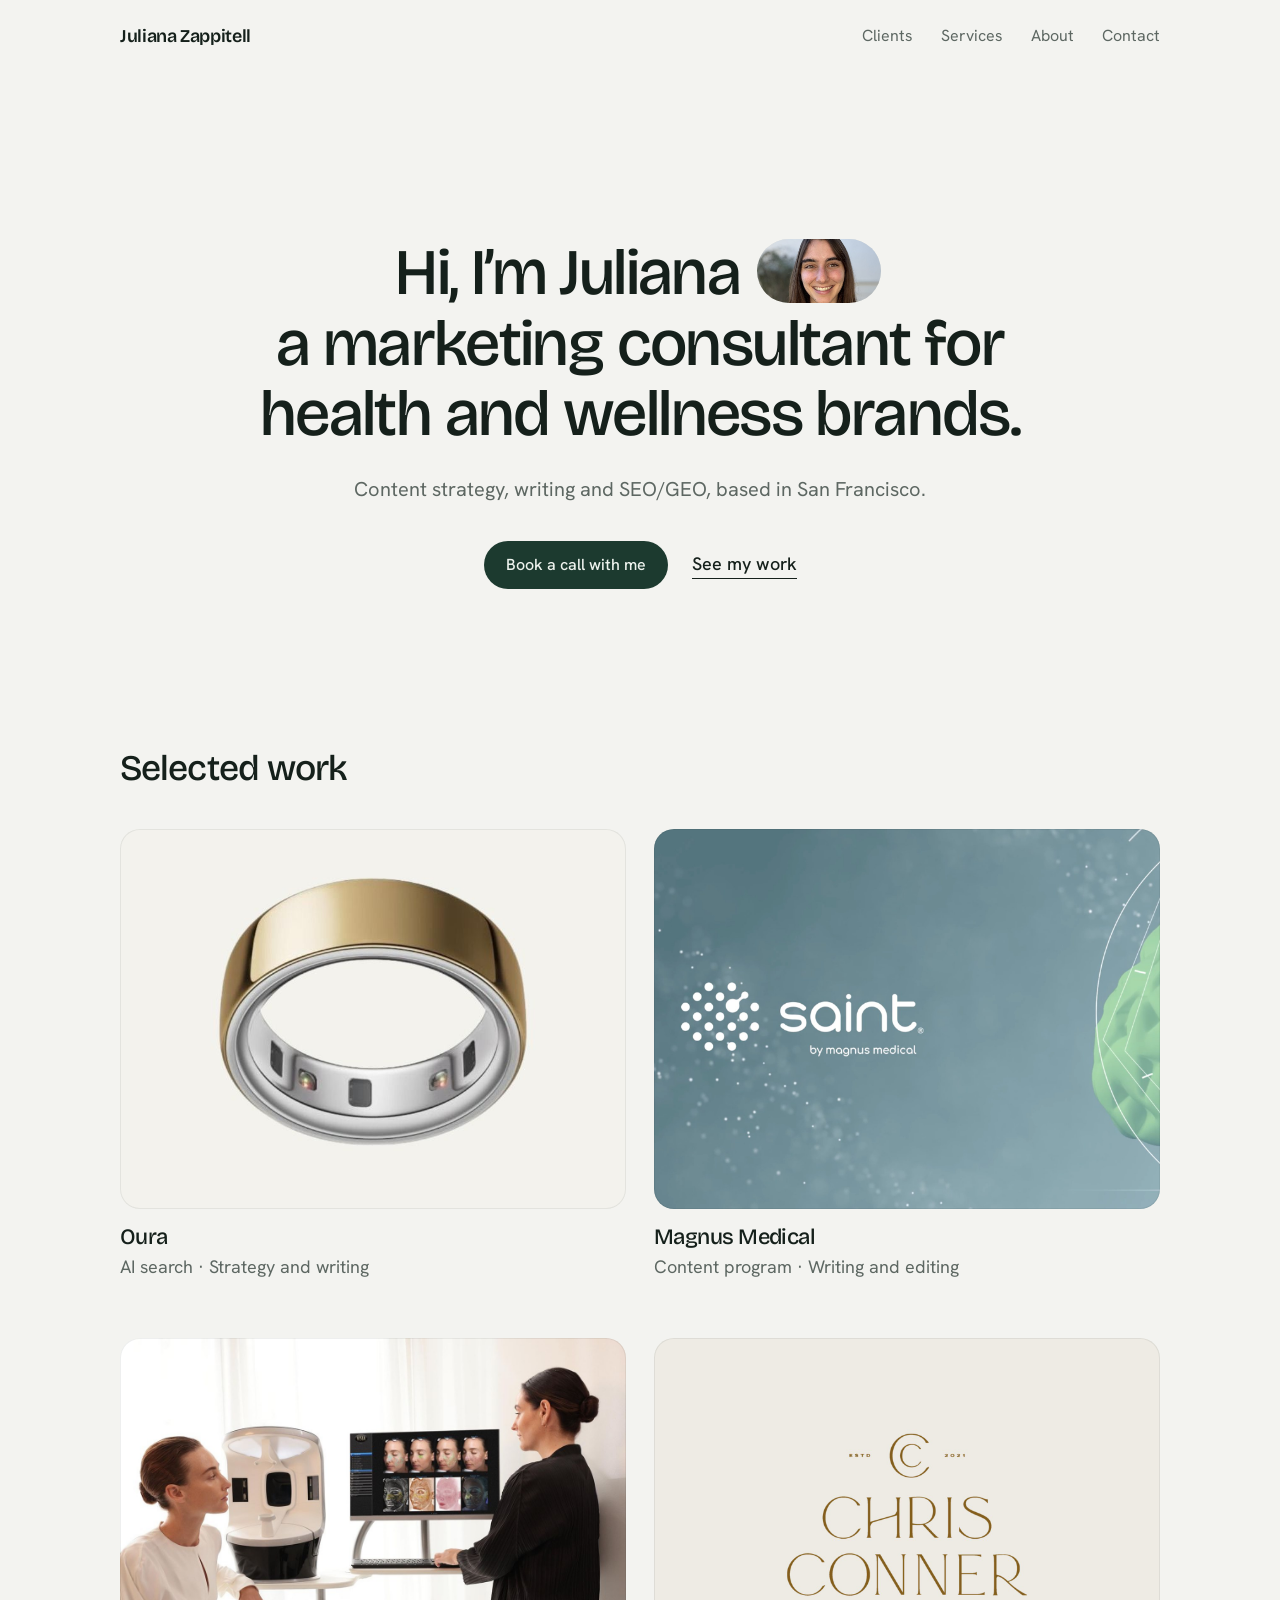
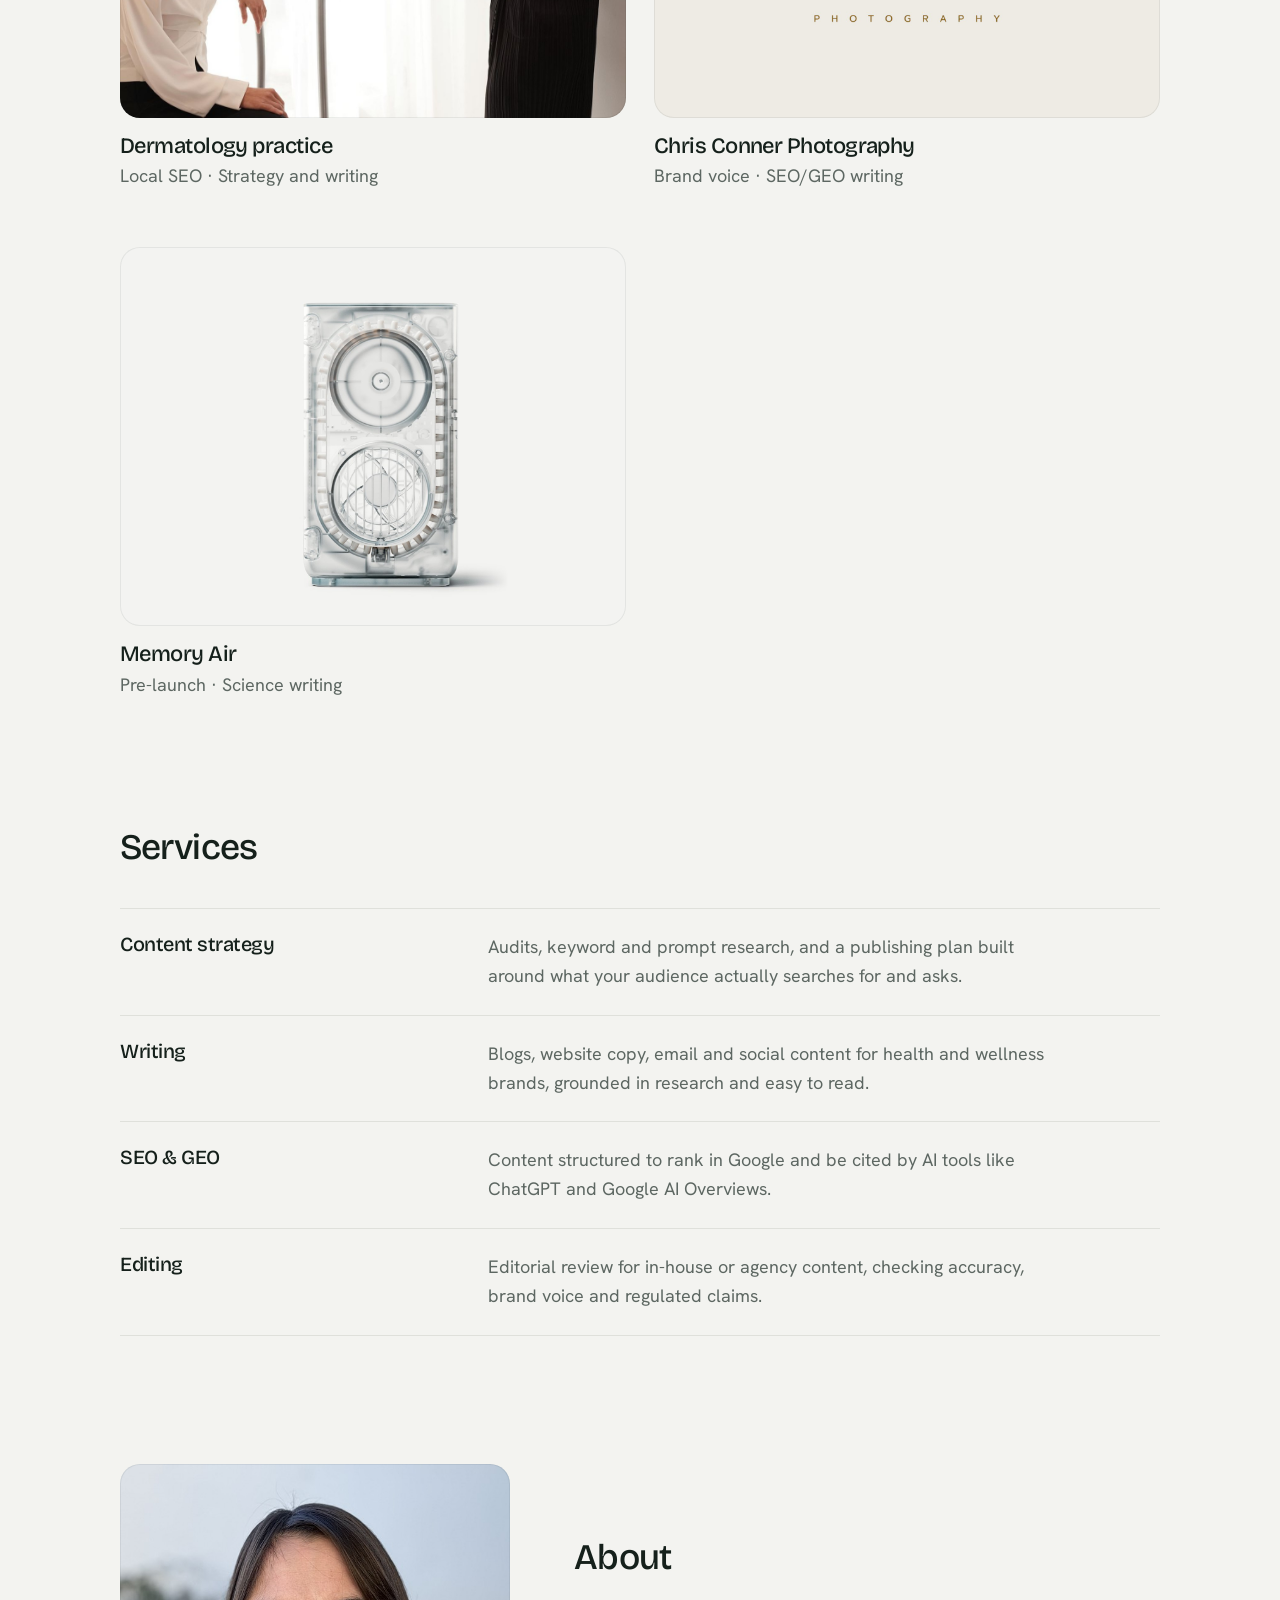
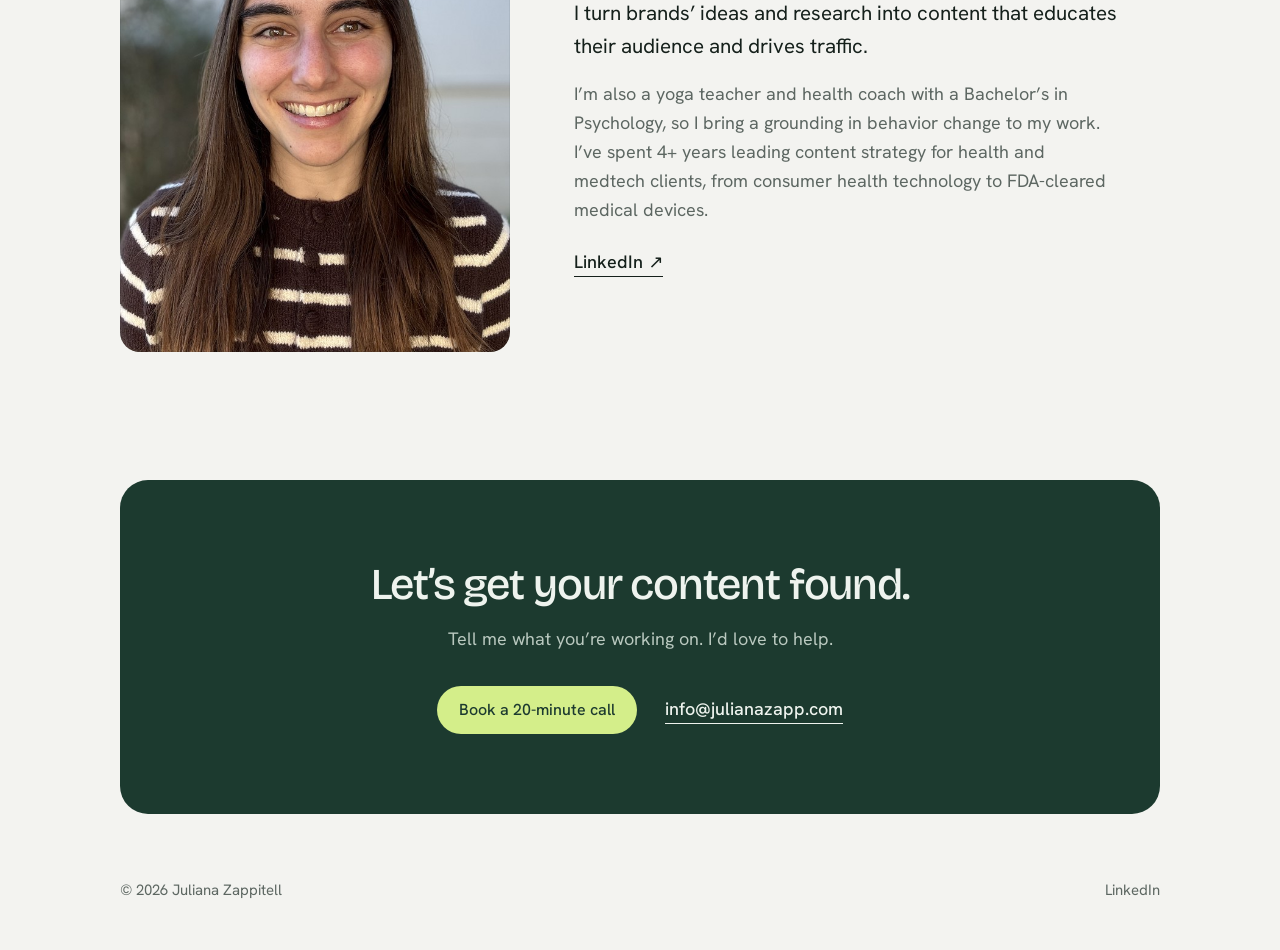
<file: index.html>
<!doctype html>
<html lang="en">
<head>
  <meta charset="utf-8">
  <script>document.documentElement.classList.add("js")</script>
  <meta name="viewport" content="width=device-width, initial-scale=1">
  <title>Juliana Zappitell — Freelance Marketing Consultant</title>
  <meta name="description" content="Freelance marketing consultant specializing in content strategy, writing, and SEO/GEO for health and wellness brands.">
  <meta property="og:type" content="website">
  <meta property="og:site_name" content="Juliana Zappitell">
  <meta property="og:title" content="Juliana Zappitell — Freelance Marketing Consultant">
  <meta property="og:description" content="Freelance marketing consultant specializing in content strategy, writing, and SEO/GEO for health and wellness brands.">
  <meta property="og:url" content="https://juliana-portfolio-claude.vercel.app/">
  <meta property="og:image" content="https://juliana-portfolio-claude.vercel.app/assets/og.jpg">
  <meta property="og:image:width" content="1200">
  <meta property="og:image:height" content="630">
  <meta property="og:image:alt" content="Juliana Zappitell, marketing for health and wellness brands: content strategy, writing and SEO/GEO">
  <meta name="twitter:card" content="summary_large_image">
  <link rel="icon" type="image/png" href="assets/icon.png">
  <link rel="apple-touch-icon" href="assets/apple-touch-icon.png">
  <link rel="preconnect" href="https://fonts.googleapis.com">
  <link rel="preconnect" href="https://fonts.gstatic.com" crossorigin>
  <link href="https://fonts.googleapis.com/css2?family=Bricolage+Grotesque:opsz,wght@12..96,400..600&family=Hanken+Grotesk:wght@400;500;600&display=swap" rel="stylesheet">
  <link rel="stylesheet" href="assets/styles.css">
  <script src="assets/motion.js" defer></script>
</head>
<body>

<header class="site-header">
  <div class="wrap">
    <a class="brand" href="index.html">Juliana Zappitell</a>
    <nav class="nav" aria-label="Main">
      <a href="#clients">Clients</a>
      <a href="#services">Services</a>
      <a href="#about">About</a>
      <a href="#contact">Contact</a>
    </nav>
  </div>
</header>

<main>

  <section class="intro">
    <div class="wrap intro-center">
      <h1>Hi, I’m Juliana <span class="face"><img src="assets/images/juliana-face.jpg" alt=""></span><br class="br-wide"> a marketing consultant for health and<br class="br-phone"> wellness brands.</h1>
      <p>Content strategy, writing and SEO/GEO, based in San Francisco.</p>
      <div class="actions">
        <a class="btn btn-dark" href="https://calendar.google.com/calendar/u/0/appointments/schedules/AcZssZ27T4COtF2nbGoraBiCLGS4yp9hdR69q6lhbpH_mm5a-IczNts8lnz9Mj8BwfSWI9mQRly-caDK" target="_blank" rel="noopener">Book a call with me</a>
        <a class="text-link" href="#clients">See my work</a>
      </div>
    </div>
  </section>

  <!-- Work: add photos to assets/images/ using the file names below -->
  <section class="section" id="clients">
    <div class="wrap">
      <h2>Selected work</h2>
      <div class="work-grid">

        <a class="project" href="work/oura.html">
          <div class="media crop-ring">
            <img src="assets/images/oura.jpg" alt="Gold Oura smart ring on an off-white background" onerror="this.remove()">
            <span>Image: Oura</span>
          </div>
          <div class="info">
            <h3>Oura</h3>
            <p>AI search · Strategy and writing</p>
          </div>
        </a>

        <a class="project" href="work/magnus-medical.html">
          <div class="media">
            <img src="assets/images/magnus-medical.jpg" alt="SAINT by Magnus Medical logo beside a green brain illustration" onerror="this.remove()">
            <span>Image: Magnus Medical</span>
          </div>
          <div class="info">
            <h3>Magnus Medical</h3>
            <p>Content program · Writing and editing</p>
          </div>
        </a>

        <a class="project" href="work/dermatology.html">
          <div class="media">
            <img src="assets/images/dermatology.jpg" alt="A skin specialist reviews facial imaging results on a screen beside a seated client" onerror="this.remove()">
            <span>Image: Dermatology practice</span>
          </div>
          <div class="info">
            <h3>Dermatology practice</h3>
            <p>Local SEO · Strategy and writing</p>
          </div>
        </a>

        <a class="project" href="work/chris-conner.html">
          <div class="media">
            <img src="assets/images/chris-conner.jpg" alt="Chris Conner Photography logo" onerror="this.remove()">
            <span>Image: Chris Conner Photography</span>
          </div>
          <div class="info">
            <h3>Chris Conner Photography</h3>
            <p>Brand voice · SEO/GEO writing</p>
          </div>
        </a>

        <a class="project" href="work/memory-air.html">
          <div class="media">
            <img src="assets/images/memory-air.jpg" alt="Memory Air device with a transparent shell" onerror="this.remove()">
            <span>Image: Memory Air</span>
          </div>
          <div class="info">
            <h3>Memory Air</h3>
            <p>Pre-launch · Science writing</p>
          </div>
        </a>

      </div>
    </div>
  </section>

  <section class="section" id="services">
    <div class="wrap">
      <h2>Services</h2>
      <div class="services">
        <div class="service">
          <h3>Content strategy</h3>
          <p>Audits, keyword and prompt research, and a publishing plan built around what your audience actually searches for and asks.</p>
        </div>
        <div class="service">
          <h3>Writing</h3>
          <p>Blogs, website copy, email and social content for health and wellness brands, grounded in research and easy to read.</p>
        </div>
        <div class="service">
          <h3>SEO &amp; GEO</h3>
          <p>Content structured to rank in Google and be cited by AI tools like ChatGPT and Google AI Overviews.</p>
        </div>
        <div class="service">
          <h3>Editing</h3>
          <p>Editorial review for in-house or agency content, checking accuracy, brand voice and regulated claims.</p>
        </div>
      </div>
    </div>
  </section>

  <section class="section" id="about">
    <div class="wrap about">
      <div class="media portrait">
        <img src="assets/images/juliana.jpg" alt="Portrait of Juliana Zappitell smiling, wearing a striped sweater" onerror="this.remove()">
        <span>Image: Juliana</span>
      </div>
      <div class="about-body">
        <h2>About</h2>
        <p class="lede">I turn brands’ ideas and research into content that educates their audience and drives traffic.</p>
        <p>I’m also a yoga teacher and health coach with a Bachelor’s in Psychology, so I bring a grounding in behavior change to my work. I’ve spent 4+ years leading content strategy for health and medtech clients, from consumer health technology to FDA-cleared medical devices.</p>
        <a class="text-link" href="https://www.linkedin.com/in/juliana-zappitell-3530441a0" target="_blank" rel="noopener">LinkedIn ↗</a>
      </div>
    </div>
  </section>

  <section class="section" id="contact">
    <div class="wrap">
      <div class="contact">
        <h2>Let’s get your content found.</h2>
        <p>Tell me what you’re working on. I’d love to help.</p>
        <div class="actions">
          <a class="btn btn-lime" href="https://calendar.google.com/calendar/u/0/appointments/schedules/AcZssZ27T4COtF2nbGoraBiCLGS4yp9hdR69q6lhbpH_mm5a-IczNts8lnz9Mj8BwfSWI9mQRly-caDK" target="_blank" rel="noopener">Book a 20-minute call</a>
          <a class="text-link" href="mailto:info@julianazapp.com">info@julianazapp.com</a>
        </div>
      </div>
    </div>
  </section>

</main>

<footer class="site-footer">
  <div class="wrap">
    <span>© 2026 Juliana Zappitell</span>
    <a href="https://www.linkedin.com/in/juliana-zappitell-3530441a0" target="_blank" rel="noopener">LinkedIn</a>
  </div>
</footer>

</body>
</html>
</file>
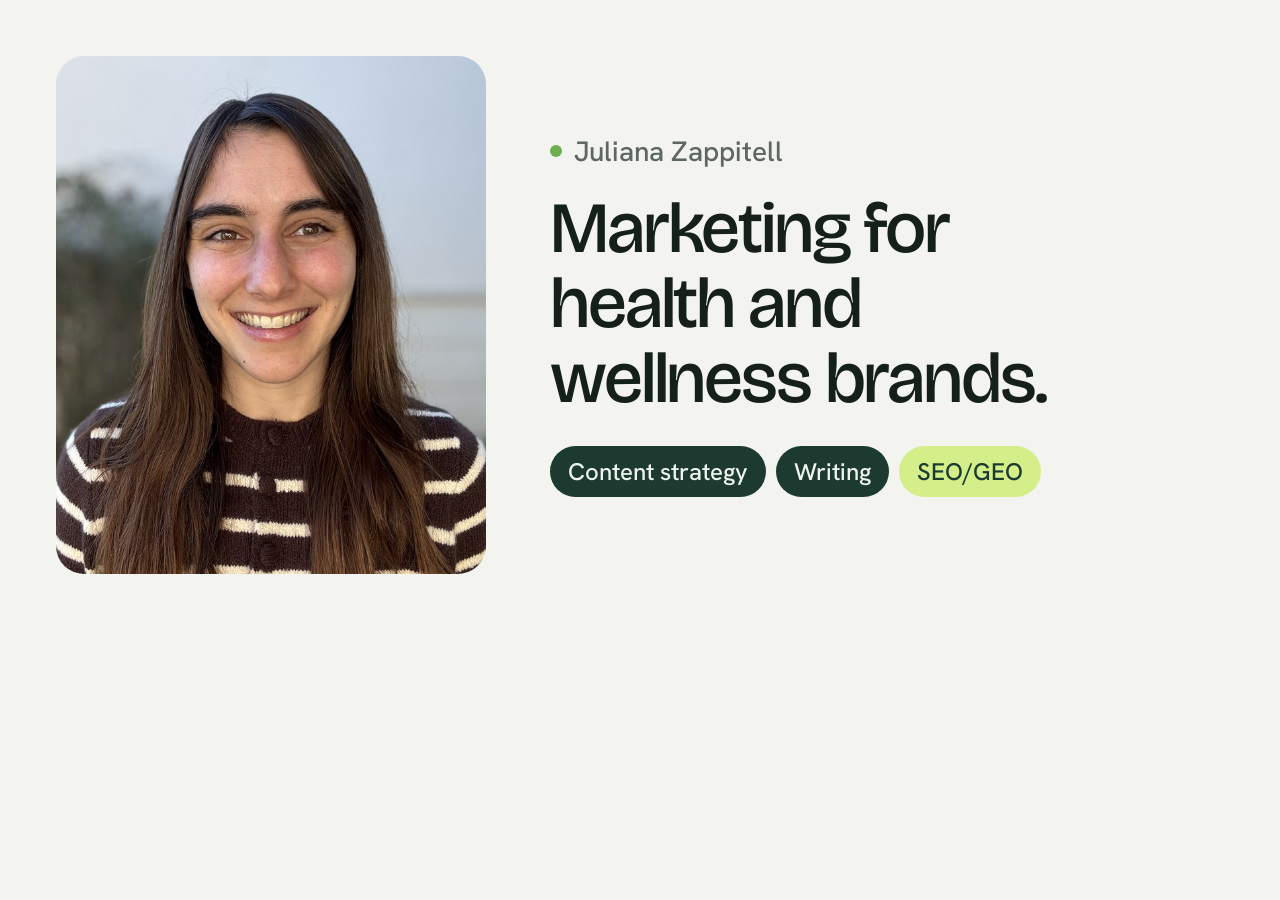
<file: og/card.html>
<!doctype html>
<!-- Link-preview card (1200×630). Rendered to assets/og.jpg with headless Chrome:
     see the command in NOTES.md. Not deployed (listed in .vercelignore). -->
<html lang="en">
<head>
<meta charset="utf-8">
<link href="https://fonts.googleapis.com/css2?family=Bricolage+Grotesque:opsz,wght@12..96,400..600&family=Hanken+Grotesk:wght@400;500;600&display=block" rel="stylesheet">
<style>
  html, body { margin: 0; width: 1200px; height: 630px; overflow: hidden; }
  body {
    background: #f3f3f0;
    color: #15201b;
    font-family: "Hanken Grotesk", sans-serif;
    display: grid;
    grid-template-columns: 430px 1fr;
    gap: 64px;
    align-items: center;
    padding: 56px 80px 56px 56px;
    box-sizing: border-box;
  }
  .photo {
    width: 430px;
    height: 518px;
    border-radius: 28px;
    overflow: hidden;
  }
  .photo img { width: 100%; height: 100%; object-fit: cover; object-position: 50% 30%; display: block; }
  .name {
    display: flex; align-items: center; gap: 12px;
    font-size: 28px; font-weight: 500; color: #5d6762;
  }
  .dot { width: 12px; height: 12px; border-radius: 50%; background: #6fae4f; }
  h1 {
    font-family: "Bricolage Grotesque", sans-serif;
    font-weight: 500;
    font-size: 72px;
    line-height: 1.04;
    letter-spacing: -0.03em;
    margin: 22px 0 0;
  }
  .tags { margin-top: 30px; display: flex; gap: 10px; flex-wrap: wrap; }
  .tag {
    font-size: 24px; font-weight: 500;
    padding: 10px 18px; border-radius: 999px;
    background: #1c3a2f; color: #eef3ee;
  }
  .tag.lime { background: #d4ee8a; color: #1c3a2f; }
</style>
</head>
<body>
  <div class="photo"><img src="../assets/images/juliana.jpg" alt=""></div>
  <div>
    <div class="name"><span class="dot"></span>Juliana Zappitell</div>
    <h1>Marketing for health and wellness brands.</h1>
    <div class="tags">
      <span class="tag">Content strategy</span>
      <span class="tag">Writing</span>
      <span class="tag lime">SEO/GEO</span>
    </div>
  </div>
</body>
</html>
</file>
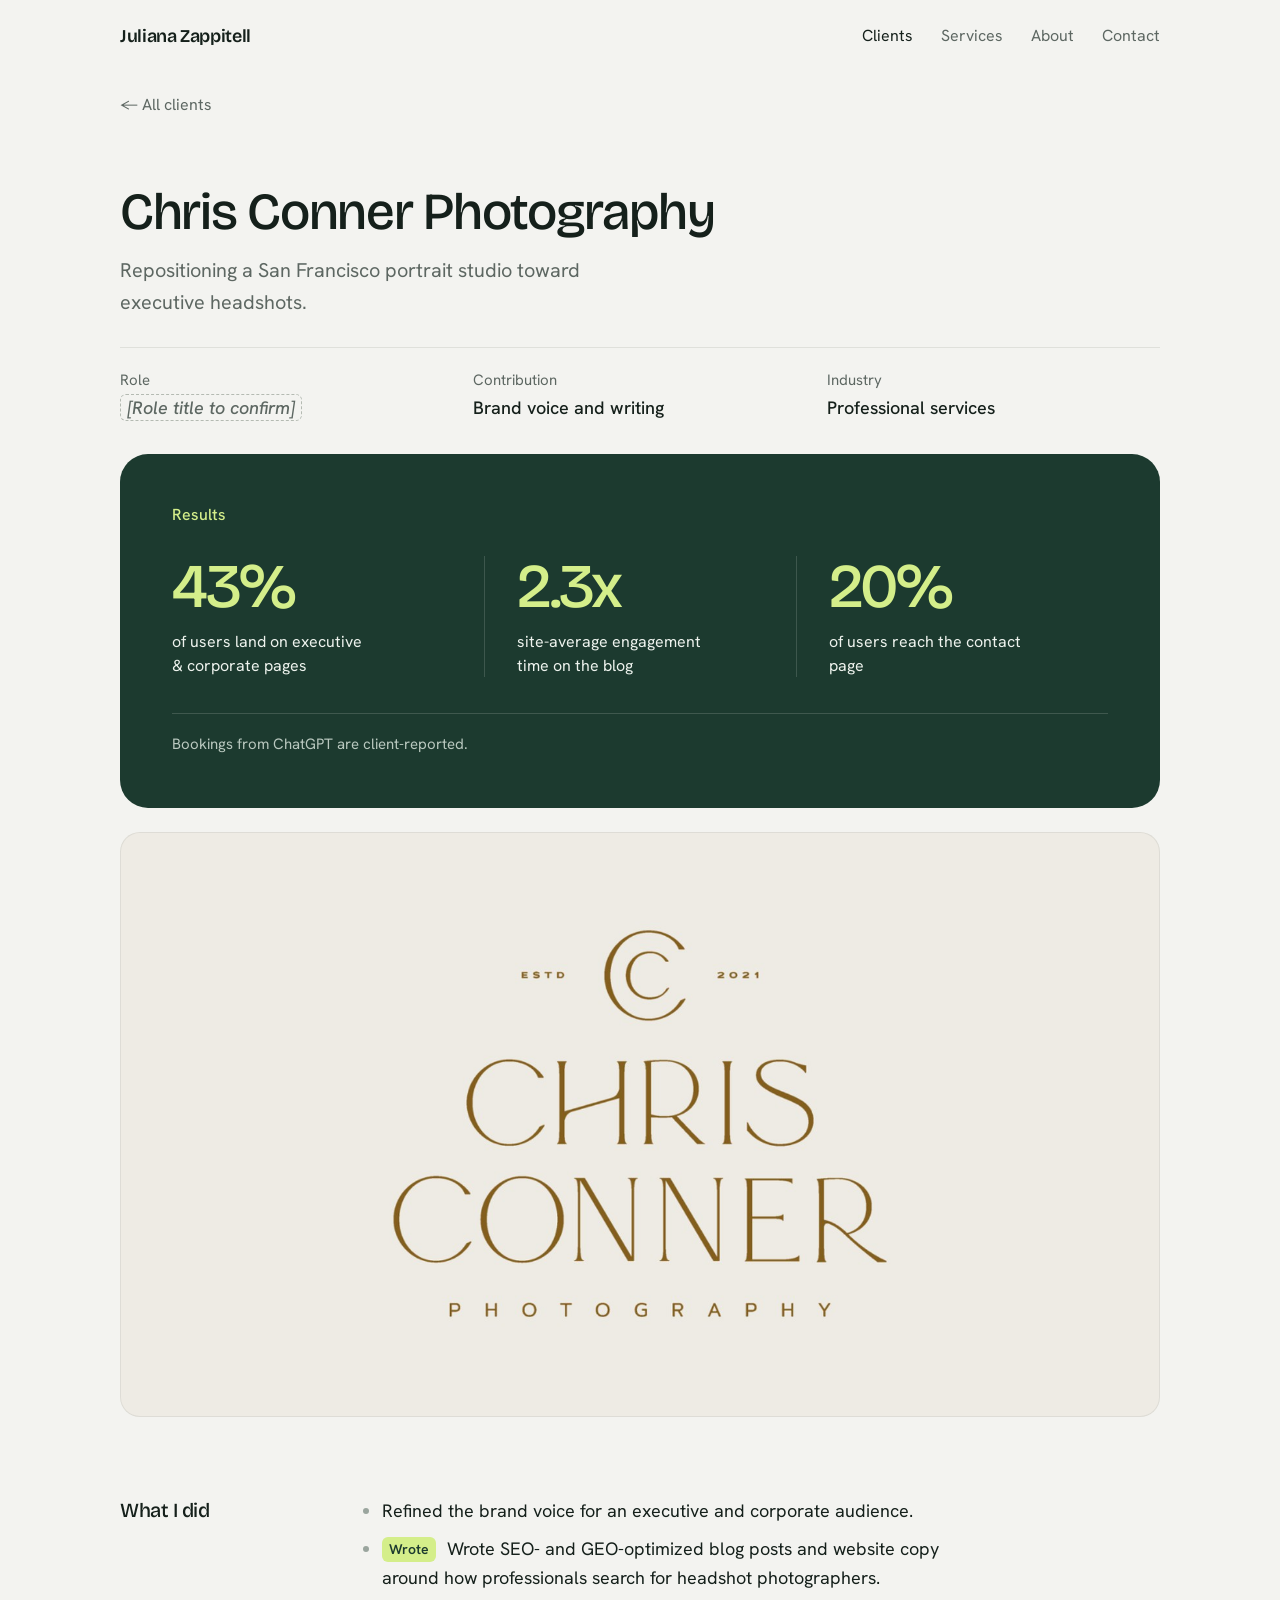
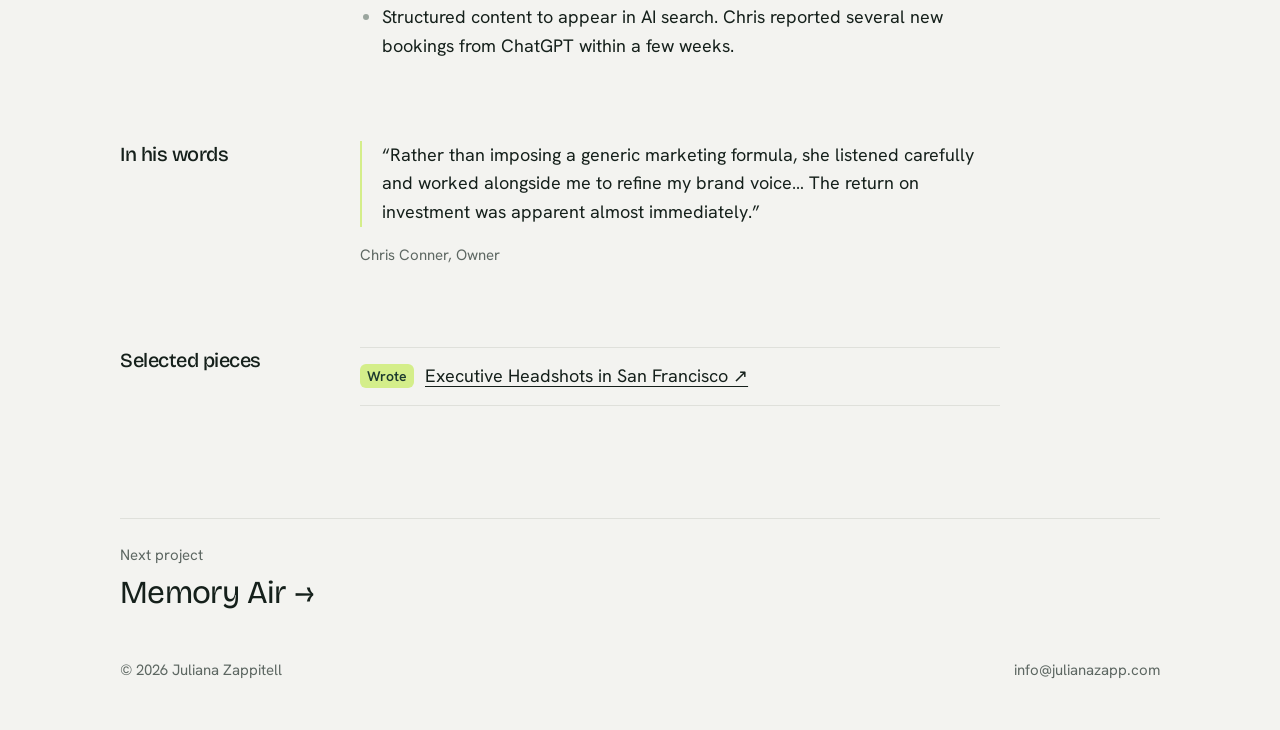
<file: work/chris-conner.html>
<!doctype html>
<html lang="en">
<head>
  <meta charset="utf-8">
  <script>document.documentElement.classList.add("js")</script>
  <meta name="viewport" content="width=device-width, initial-scale=1">
  <title>Chris Conner Photography — Juliana Zappitell</title>
  <meta name="description" content="Case study: brand voice and SEO/GEO content for an executive headshot studio.">
  <meta property="og:type" content="website">
  <meta property="og:site_name" content="Juliana Zappitell">
  <meta property="og:title" content="Chris Conner Photography — Juliana Zappitell">
  <meta property="og:description" content="Case study: brand voice and SEO/GEO content for an executive headshot studio.">
  <meta property="og:url" content="https://juliana-portfolio-claude.vercel.app/work/chris-conner.html">
  <meta property="og:image" content="https://juliana-portfolio-claude.vercel.app/assets/og.jpg">
  <meta property="og:image:width" content="1200">
  <meta property="og:image:height" content="630">
  <meta property="og:image:alt" content="Juliana Zappitell, marketing for health and wellness brands: content strategy, writing and SEO/GEO">
  <meta name="twitter:card" content="summary_large_image">
  <link rel="icon" type="image/png" href="../assets/icon.png">
  <link rel="apple-touch-icon" href="../assets/apple-touch-icon.png">
  <link rel="preconnect" href="https://fonts.googleapis.com">
  <link rel="preconnect" href="https://fonts.gstatic.com" crossorigin>
  <link href="https://fonts.googleapis.com/css2?family=Bricolage+Grotesque:opsz,wght@12..96,400..600&family=Hanken+Grotesk:wght@400;500;600&display=swap" rel="stylesheet">
  <link rel="stylesheet" href="../assets/styles.css">
  <script src="../assets/motion.js" defer></script>
</head>
<body>

<header class="site-header">
  <div class="wrap">
    <a class="brand" href="../index.html">Juliana Zappitell</a>
    <nav class="nav" aria-label="Main">
      <a href="../index.html#clients" aria-current="page">Clients</a>
      <a href="../index.html#services">Services</a>
      <a href="../index.html#about">About</a>
      <a href="../index.html#contact">Contact</a>
    </nav>
  </div>
</header>

<main class="wrap">
  <a class="back" href="../index.html#clients">← All clients</a>

  <section class="case-head">
    <h1>Chris Conner Photography</h1>
    <p>Repositioning a San Francisco portrait studio toward executive headshots.</p>
    <dl class="meta">
      <div><dt>Role</dt><dd><span class="ph">[Role title to confirm]</span></dd></div>
      <div><dt>Contribution</dt><dd>Brand voice and writing</dd></div>
      <div><dt>Industry</dt><dd>Professional services</dd></div>
    </dl>
  </section>

  <section class="results" aria-labelledby="results-title">
    <h2 id="results-title">Results</h2>
    <div class="results-grid">
      <div class="result-item"><strong>43%</strong><span>of users land on executive & corporate pages</span></div>
      <div class="result-item"><strong>2.3x</strong><span>site-average engagement time on the blog</span></div>
      <div class="result-item"><strong>20%</strong><span>of users reach the contact page</span></div>
    </div>
    <p class="results-note">Bookings from ChatGPT are client-reported.</p>
  </section>

  <div class="media wide">
    <img src="../assets/images/chris-conner.jpg" alt="Chris Conner Photography logo" onerror="this.remove()">
    <span>Image: Chris Conner Photography</span>
  </div>

  <section class="case-body">
    <h2>What I did</h2>
    <div class="content">
      <ul>
        <li>Refined the brand voice for an executive and corporate audience.</li>
        <li><span class="tag">Wrote</span> Wrote SEO- and GEO-optimized blog posts and website copy around how professionals search for headshot photographers.</li>
        <li>Structured content to appear in AI search. Chris reported several new bookings from ChatGPT within a few weeks.</li>
      </ul>
    </div>
  </section>


  <section class="case-body">
    <h2>In his words</h2>
    <div class="content">
      <blockquote>“Rather than imposing a generic marketing formula, she listened carefully and worked alongside me to refine my brand voice… The return on investment was apparent almost immediately.”</blockquote>
      <p class="source">Chris Conner, Owner</p>
    </div>
  </section>

  <section class="case-body">
    <h2>Selected pieces</h2>
    <div class="content">
      <ul class="pieces">
        <li><span class="tag">Wrote</span> <a href="https://blog.chrisconnerphotography.com/executive-headshots-san-francisco/" target="_blank" rel="noopener">Executive Headshots in San Francisco ↗</a></li>
      </ul>
    </div>
  </section>

  <a class="next" href="memory-air.html">
    <small>Next project</small>
    <span>Memory Air</span>
  </a>
</main>

<footer class="site-footer">
  <div class="wrap">
    <span>© 2026 Juliana Zappitell</span>
    <a href="mailto:info@julianazapp.com">info@julianazapp.com</a>
  </div>
</footer>

</body>
</html>
</file>
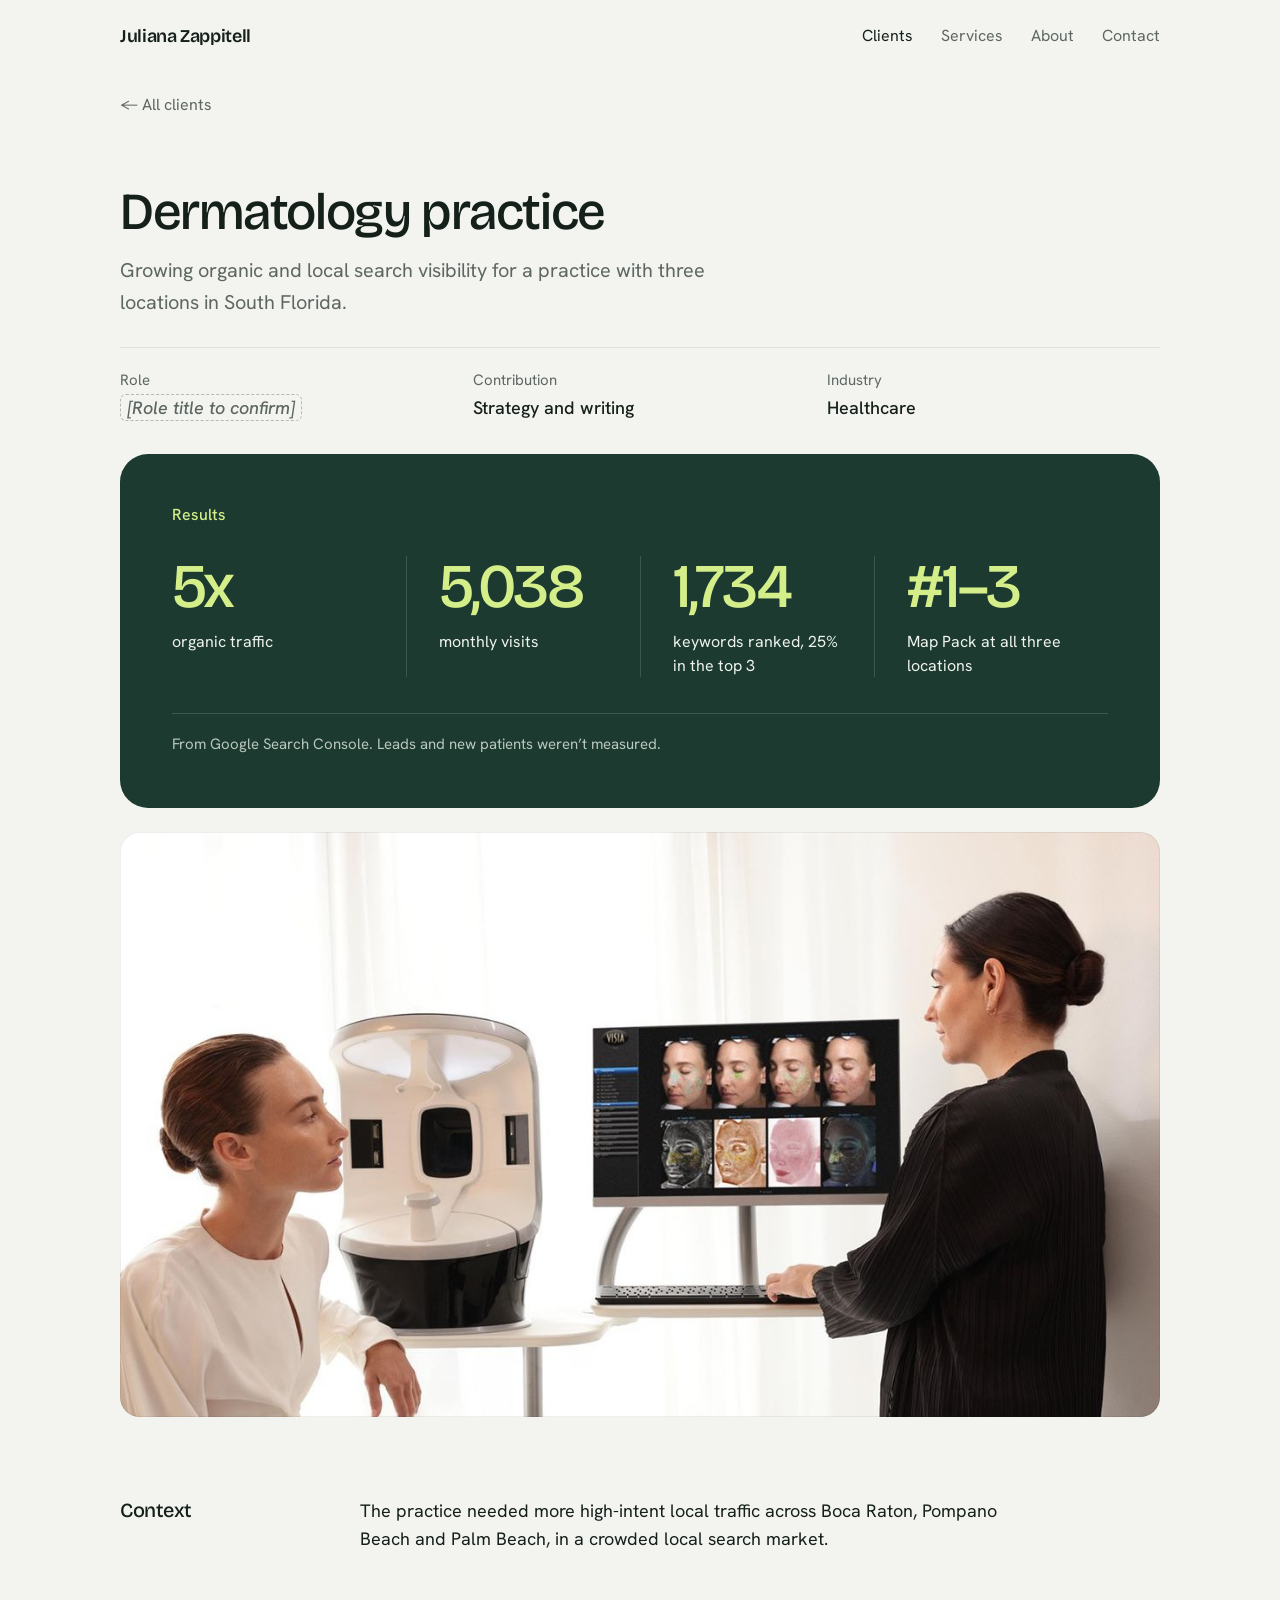
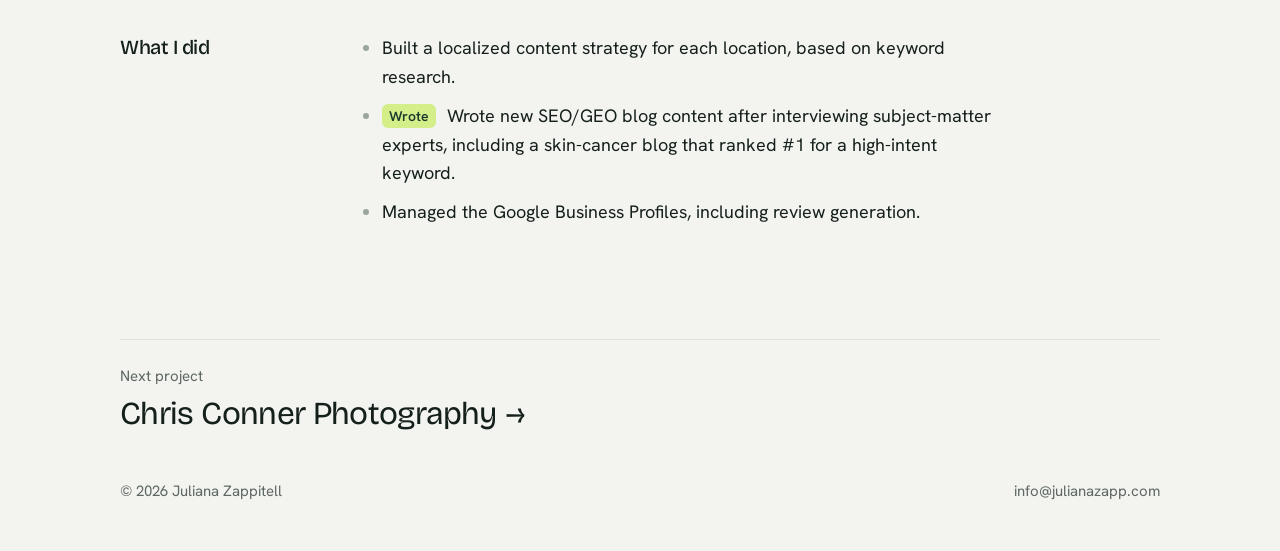
<file: work/dermatology.html>
<!doctype html>
<html lang="en">
<head>
  <meta charset="utf-8">
  <script>document.documentElement.classList.add("js")</script>
  <meta name="viewport" content="width=device-width, initial-scale=1">
  <title>Dermatology practice — Juliana Zappitell</title>
  <meta name="description" content="Case study: local SEO and content for a three-location dermatology practice.">
  <meta property="og:type" content="website">
  <meta property="og:site_name" content="Juliana Zappitell">
  <meta property="og:title" content="Dermatology practice — Juliana Zappitell">
  <meta property="og:description" content="Case study: local SEO and content for a three-location dermatology practice.">
  <meta property="og:url" content="https://juliana-portfolio-claude.vercel.app/work/dermatology.html">
  <meta property="og:image" content="https://juliana-portfolio-claude.vercel.app/assets/og.jpg">
  <meta property="og:image:width" content="1200">
  <meta property="og:image:height" content="630">
  <meta property="og:image:alt" content="Juliana Zappitell, marketing for health and wellness brands: content strategy, writing and SEO/GEO">
  <meta name="twitter:card" content="summary_large_image">
  <link rel="icon" type="image/png" href="../assets/icon.png">
  <link rel="apple-touch-icon" href="../assets/apple-touch-icon.png">
  <link rel="preconnect" href="https://fonts.googleapis.com">
  <link rel="preconnect" href="https://fonts.gstatic.com" crossorigin>
  <link href="https://fonts.googleapis.com/css2?family=Bricolage+Grotesque:opsz,wght@12..96,400..600&family=Hanken+Grotesk:wght@400;500;600&display=swap" rel="stylesheet">
  <link rel="stylesheet" href="../assets/styles.css">
  <script src="../assets/motion.js" defer></script>
</head>
<body>

<header class="site-header">
  <div class="wrap">
    <a class="brand" href="../index.html">Juliana Zappitell</a>
    <nav class="nav" aria-label="Main">
      <a href="../index.html#clients" aria-current="page">Clients</a>
      <a href="../index.html#services">Services</a>
      <a href="../index.html#about">About</a>
      <a href="../index.html#contact">Contact</a>
    </nav>
  </div>
</header>

<main class="wrap">
  <a class="back" href="../index.html#clients">← All clients</a>

  <section class="case-head">
    <h1>Dermatology practice</h1>
    <p>Growing organic and local search visibility for a practice with three locations in South Florida.</p>
    <dl class="meta">
      <div><dt>Role</dt><dd><span class="ph">[Role title to confirm]</span></dd></div>
      <div><dt>Contribution</dt><dd>Strategy and writing</dd></div>
      <div><dt>Industry</dt><dd>Healthcare</dd></div>
    </dl>
  </section>

  <section class="results" aria-labelledby="results-title">
    <h2 id="results-title">Results</h2>
    <div class="results-grid">
      <div class="result-item"><strong>5x</strong><span>organic traffic</span></div>
      <div class="result-item"><strong>5,038</strong><span>monthly visits</span></div>
      <div class="result-item"><strong>1,734</strong><span>keywords ranked, 25% in the top 3</span></div>
      <div class="result-item"><strong>#1–3</strong><span>Map Pack at all three locations</span></div>
    </div>
    <p class="results-note">From Google Search Console. Leads and new patients weren’t measured.</p>
  </section>

  <div class="media wide pos-top">
    <img src="../assets/images/dermatology.jpg" alt="A skin specialist reviews facial imaging results on a screen beside a seated client" onerror="this.remove()">
    <span>Image: Dermatology practice</span>
  </div>

  <section class="case-body">
    <h2>Context</h2>
    <div class="content">
      <p>The practice needed more high-intent local traffic across Boca Raton, Pompano Beach and Palm Beach, in a crowded local search market.</p>
    </div>
  </section>

  <section class="case-body">
    <h2>What I did</h2>
    <div class="content">
      <ul>
        <li>Built a localized content strategy for each location, based on keyword research.</li>
        <li><span class="tag">Wrote</span> Wrote new SEO/GEO blog content after interviewing subject-matter experts, including a skin-cancer blog that ranked #1 for a high-intent keyword.</li>
        <li>Managed the Google Business Profiles, including review generation.</li>
      </ul>
    </div>
  </section>


  <a class="next" href="chris-conner.html">
    <small>Next project</small>
    <span>Chris Conner Photography</span>
  </a>
</main>

<footer class="site-footer">
  <div class="wrap">
    <span>© 2026 Juliana Zappitell</span>
    <a href="mailto:info@julianazapp.com">info@julianazapp.com</a>
  </div>
</footer>

</body>
</html>
</file>
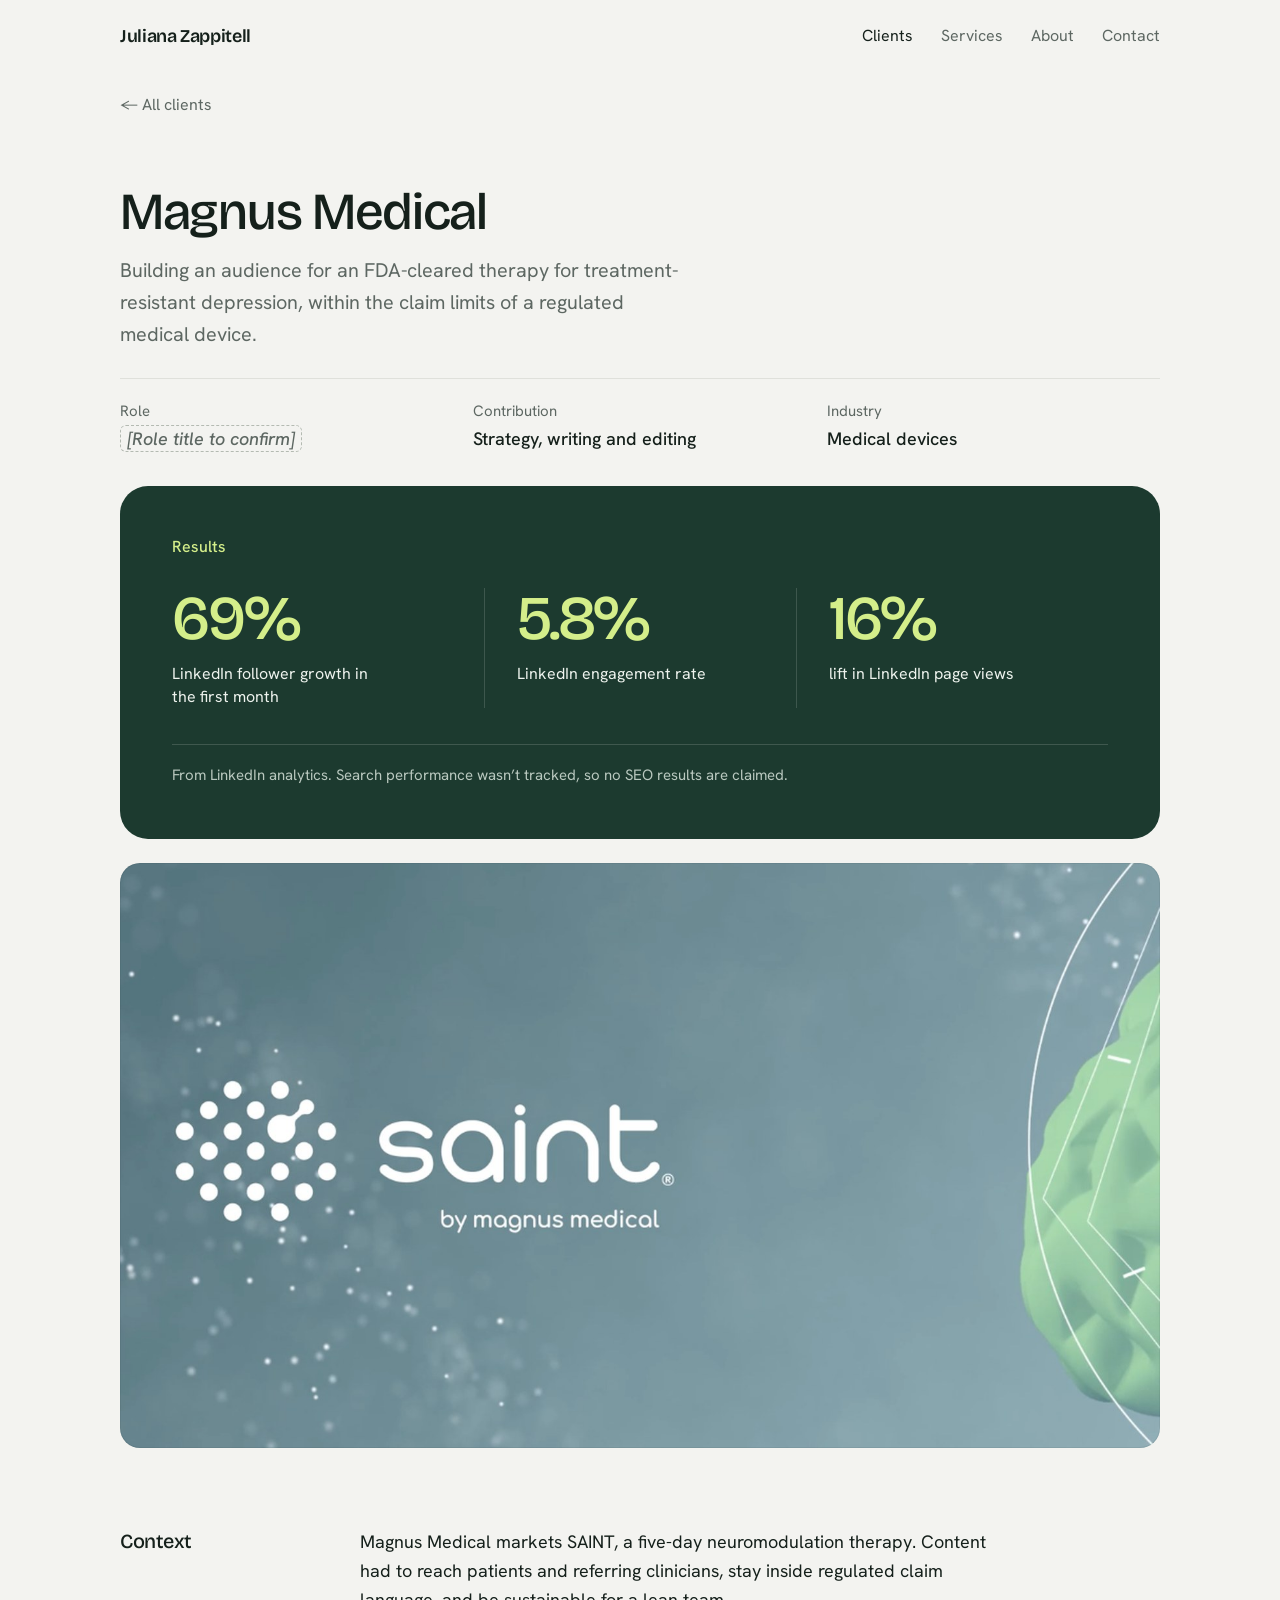
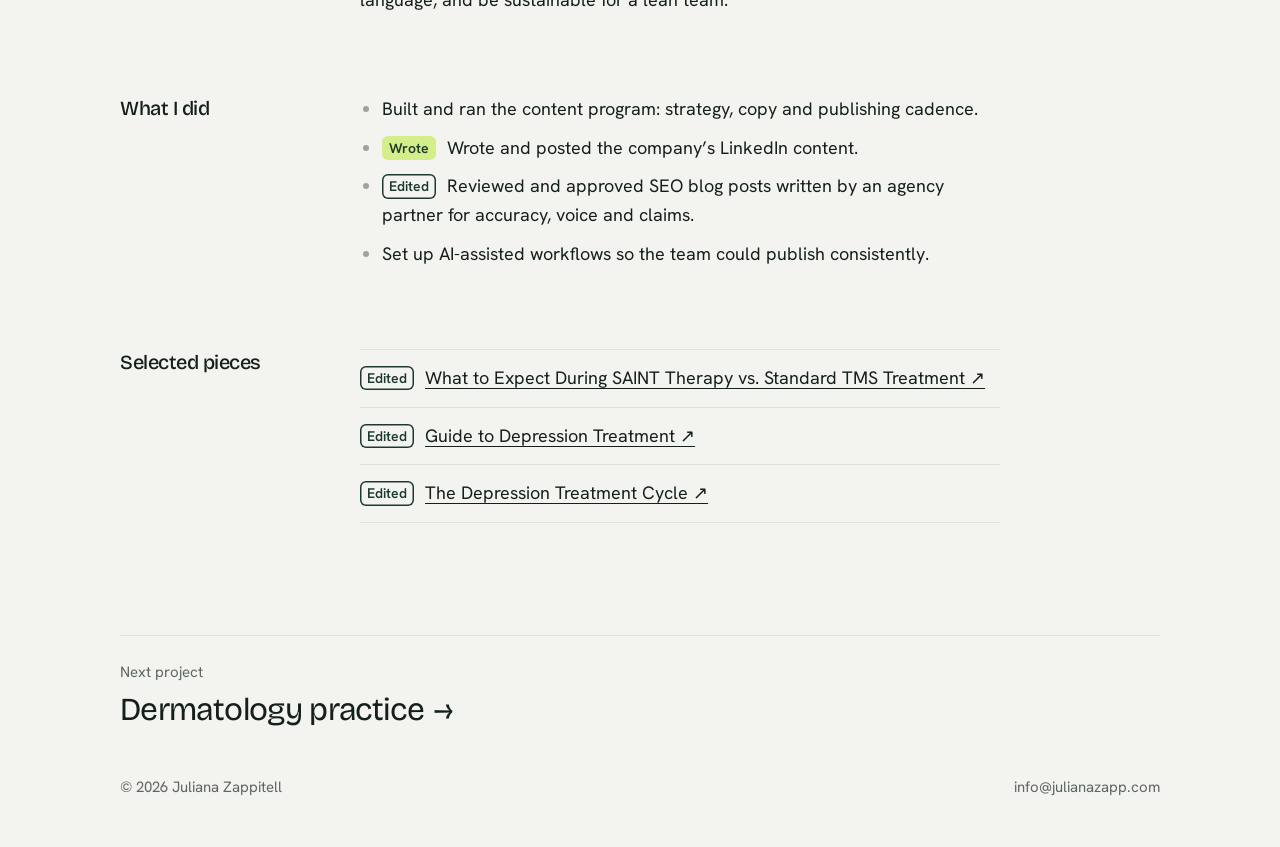
<file: work/magnus-medical.html>
<!doctype html>
<html lang="en">
<head>
  <meta charset="utf-8">
  <script>document.documentElement.classList.add("js")</script>
  <meta name="viewport" content="width=device-width, initial-scale=1">
  <title>Magnus Medical — Juliana Zappitell</title>
  <meta name="description" content="Case study: content program and editorial review for an FDA-cleared depression therapy.">
  <meta property="og:type" content="website">
  <meta property="og:site_name" content="Juliana Zappitell">
  <meta property="og:title" content="Magnus Medical — Juliana Zappitell">
  <meta property="og:description" content="Case study: content program and editorial review for an FDA-cleared depression therapy.">
  <meta property="og:url" content="https://juliana-portfolio-claude.vercel.app/work/magnus-medical.html">
  <meta property="og:image" content="https://juliana-portfolio-claude.vercel.app/assets/og.jpg">
  <meta property="og:image:width" content="1200">
  <meta property="og:image:height" content="630">
  <meta property="og:image:alt" content="Juliana Zappitell, marketing for health and wellness brands: content strategy, writing and SEO/GEO">
  <meta name="twitter:card" content="summary_large_image">
  <link rel="icon" type="image/png" href="../assets/icon.png">
  <link rel="apple-touch-icon" href="../assets/apple-touch-icon.png">
  <link rel="preconnect" href="https://fonts.googleapis.com">
  <link rel="preconnect" href="https://fonts.gstatic.com" crossorigin>
  <link href="https://fonts.googleapis.com/css2?family=Bricolage+Grotesque:opsz,wght@12..96,400..600&family=Hanken+Grotesk:wght@400;500;600&display=swap" rel="stylesheet">
  <link rel="stylesheet" href="../assets/styles.css">
  <script src="../assets/motion.js" defer></script>
</head>
<body>

<header class="site-header">
  <div class="wrap">
    <a class="brand" href="../index.html">Juliana Zappitell</a>
    <nav class="nav" aria-label="Main">
      <a href="../index.html#clients" aria-current="page">Clients</a>
      <a href="../index.html#services">Services</a>
      <a href="../index.html#about">About</a>
      <a href="../index.html#contact">Contact</a>
    </nav>
  </div>
</header>

<main class="wrap">
  <a class="back" href="../index.html#clients">← All clients</a>

  <section class="case-head">
    <h1>Magnus Medical</h1>
    <p>Building an audience for an FDA-cleared therapy for treatment-resistant depression, within the claim limits of a regulated medical device.</p>
    <dl class="meta">
      <div><dt>Role</dt><dd><span class="ph">[Role title to confirm]</span></dd></div>
      <div><dt>Contribution</dt><dd>Strategy, writing and editing</dd></div>
      <div><dt>Industry</dt><dd>Medical devices</dd></div>
    </dl>
  </section>

  <section class="results" aria-labelledby="results-title">
    <h2 id="results-title">Results</h2>
    <div class="results-grid">
      <div class="result-item"><strong>69%</strong><span>LinkedIn follower growth in the first month</span></div>
      <div class="result-item"><strong>5.8%</strong><span>LinkedIn engagement rate</span></div>
      <div class="result-item"><strong>16%</strong><span>lift in LinkedIn page views</span></div>
    </div>
    <p class="results-note">From LinkedIn analytics. Search performance wasn’t tracked, so no SEO results are claimed.</p>
  </section>

  <div class="media wide">
    <img src="../assets/images/magnus-medical.jpg" alt="SAINT by Magnus Medical logo beside a green brain illustration" onerror="this.remove()">
    <span>Image: Magnus Medical</span>
  </div>

  <section class="case-body">
    <h2>Context</h2>
    <div class="content">
      <p>Magnus Medical markets SAINT, a five-day neuromodulation therapy. Content had to reach patients and referring clinicians, stay inside regulated claim language, and be sustainable for a lean team.</p>
    </div>
  </section>

  <section class="case-body">
    <h2>What I did</h2>
    <div class="content">
      <ul>
        <li>Built and ran the content program: strategy, copy and publishing cadence.</li>
        <li><span class="tag">Wrote</span> Wrote and posted the company’s LinkedIn content.</li>
        <li><span class="tag edited">Edited</span> Reviewed and approved SEO blog posts written by an agency partner for accuracy, voice and claims.</li>
        <li>Set up AI-assisted workflows so the team could publish consistently.</li>
      </ul>
    </div>
  </section>


  <section class="case-body">
    <h2>Selected pieces</h2>
    <div class="content">
      <ul class="pieces">
        <li><span class="tag edited">Edited</span> <a href="https://www.magnusmedical.com/blog/what-to-expect-saint-tms-treatment/" target="_blank" rel="noopener">What to Expect During SAINT Therapy vs. Standard TMS Treatment ↗</a></li>
        <li><span class="tag edited">Edited</span> <a href="https://www.magnusmedical.com/blog/saint-guide-to-depression-treatment/" target="_blank" rel="noopener">Guide to Depression Treatment ↗</a></li>
        <li><span class="tag edited">Edited</span> <a href="https://www.magnusmedical.com/blog/depression-treatment-cycle/" target="_blank" rel="noopener">The Depression Treatment Cycle ↗</a></li>
      </ul>
    </div>
  </section>

  <a class="next" href="dermatology.html">
    <small>Next project</small>
    <span>Dermatology practice</span>
  </a>
</main>

<footer class="site-footer">
  <div class="wrap">
    <span>© 2026 Juliana Zappitell</span>
    <a href="mailto:info@julianazapp.com">info@julianazapp.com</a>
  </div>
</footer>

</body>
</html>
</file>
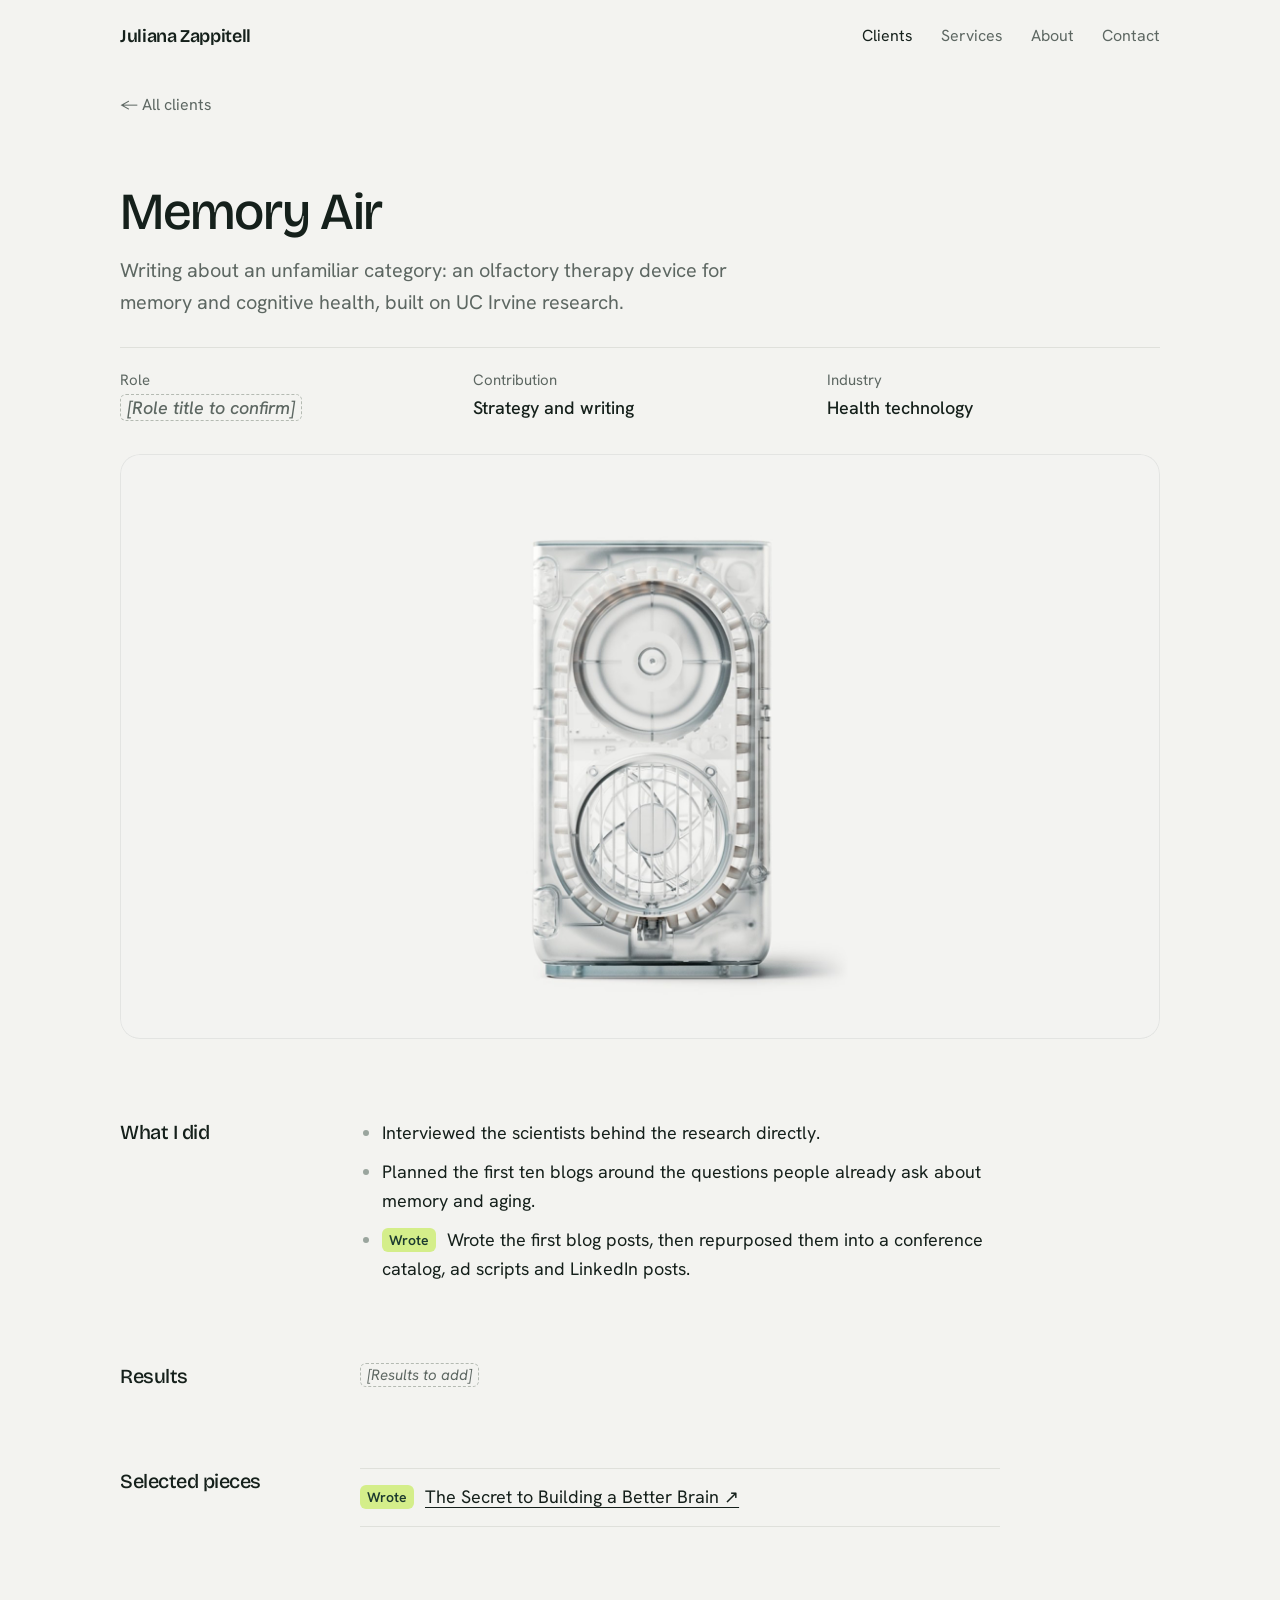
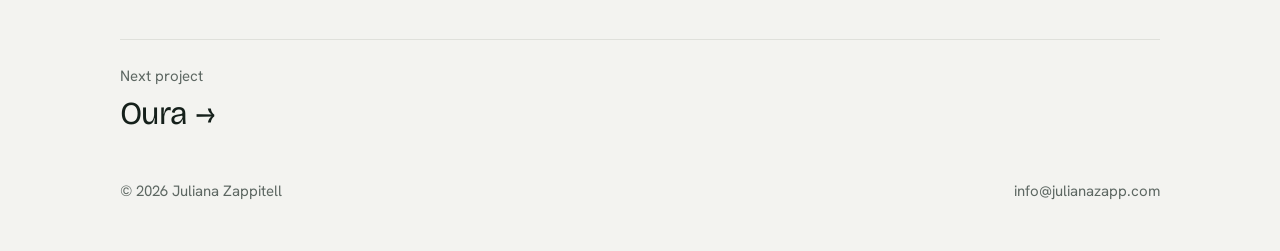
<file: work/memory-air.html>
<!doctype html>
<html lang="en">
<head>
  <meta charset="utf-8">
  <script>document.documentElement.classList.add("js")</script>
  <meta name="viewport" content="width=device-width, initial-scale=1">
  <title>Memory Air — Juliana Zappitell</title>
  <meta name="description" content="Case study: science writing for a pre-launch health tech startup.">
  <meta property="og:type" content="website">
  <meta property="og:site_name" content="Juliana Zappitell">
  <meta property="og:title" content="Memory Air — Juliana Zappitell">
  <meta property="og:description" content="Case study: science writing for a pre-launch health tech startup.">
  <meta property="og:url" content="https://juliana-portfolio-claude.vercel.app/work/memory-air.html">
  <meta property="og:image" content="https://juliana-portfolio-claude.vercel.app/assets/og.jpg">
  <meta property="og:image:width" content="1200">
  <meta property="og:image:height" content="630">
  <meta property="og:image:alt" content="Juliana Zappitell, marketing for health and wellness brands: content strategy, writing and SEO/GEO">
  <meta name="twitter:card" content="summary_large_image">
  <link rel="icon" type="image/png" href="../assets/icon.png">
  <link rel="apple-touch-icon" href="../assets/apple-touch-icon.png">
  <link rel="preconnect" href="https://fonts.googleapis.com">
  <link rel="preconnect" href="https://fonts.gstatic.com" crossorigin>
  <link href="https://fonts.googleapis.com/css2?family=Bricolage+Grotesque:opsz,wght@12..96,400..600&family=Hanken+Grotesk:wght@400;500;600&display=swap" rel="stylesheet">
  <link rel="stylesheet" href="../assets/styles.css">
  <script src="../assets/motion.js" defer></script>
</head>
<body>

<header class="site-header">
  <div class="wrap">
    <a class="brand" href="../index.html">Juliana Zappitell</a>
    <nav class="nav" aria-label="Main">
      <a href="../index.html#clients" aria-current="page">Clients</a>
      <a href="../index.html#services">Services</a>
      <a href="../index.html#about">About</a>
      <a href="../index.html#contact">Contact</a>
    </nav>
  </div>
</header>

<main class="wrap">
  <a class="back" href="../index.html#clients">← All clients</a>

  <section class="case-head">
    <h1>Memory Air</h1>
    <p>Writing about an unfamiliar category: an olfactory therapy device for memory and cognitive health, built on UC Irvine research.</p>
    <dl class="meta">
      <div><dt>Role</dt><dd><span class="ph">[Role title to confirm]</span></dd></div>
      <div><dt>Contribution</dt><dd>Strategy and writing</dd></div>
      <div><dt>Industry</dt><dd>Health technology</dd></div>
    </dl>
  </section>

  <div class="media wide fit">
    <img src="../assets/images/memory-air.jpg" alt="Memory Air device with a transparent shell" onerror="this.remove()">
    <span>Image: Memory Air</span>
  </div>

  <section class="case-body">
    <h2>What I did</h2>
    <div class="content">
      <ul>
        <li>Interviewed the scientists behind the research directly.</li>
        <li>Planned the first ten blogs around the questions people already ask about memory and aging.</li>
        <li><span class="tag">Wrote</span> Wrote the first blog posts, then repurposed them into a conference catalog, ad scripts and LinkedIn posts.</li>
      </ul>
    </div>
  </section>

  <section class="case-body">
    <h2>Results</h2>
    <div class="content">
      <p class="source"><span class="ph">[Results to add]</span></p>
    </div>
  </section>

  <section class="case-body">
    <h2>Selected pieces</h2>
    <div class="content">
      <ul class="pieces">
        <li><span class="tag">Wrote</span> <a href="https://docs.google.com/document/d/1M0mKUX3n3SB8F3bZ6I9gv2EP--ruONhS2KAFfDGHBlE/view" target="_blank" rel="noopener">The Secret to Building a Better Brain ↗</a></li>
      </ul>
    </div>
  </section>

  <a class="next" href="oura.html">
    <small>Next project</small>
    <span>Oura</span>
  </a>
</main>

<footer class="site-footer">
  <div class="wrap">
    <span>© 2026 Juliana Zappitell</span>
    <a href="mailto:info@julianazapp.com">info@julianazapp.com</a>
  </div>
</footer>

</body>
</html>
</file>
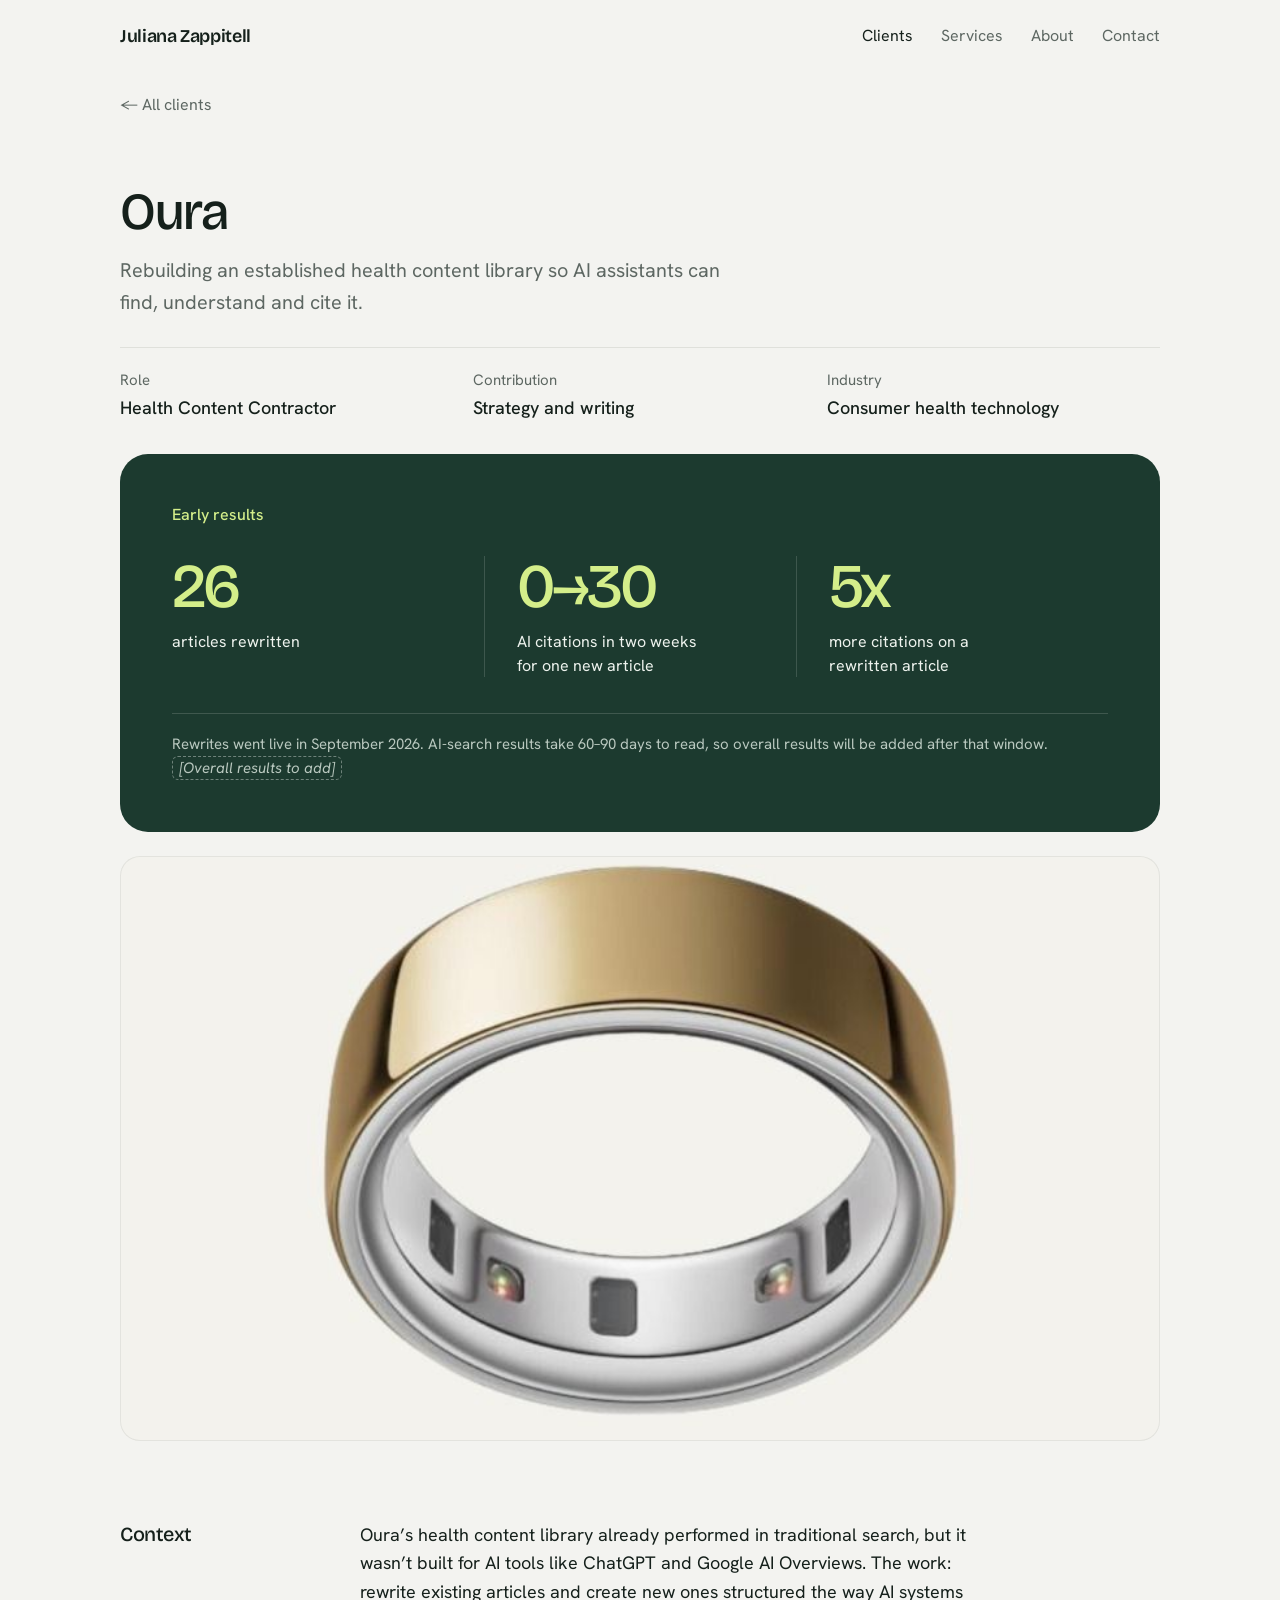
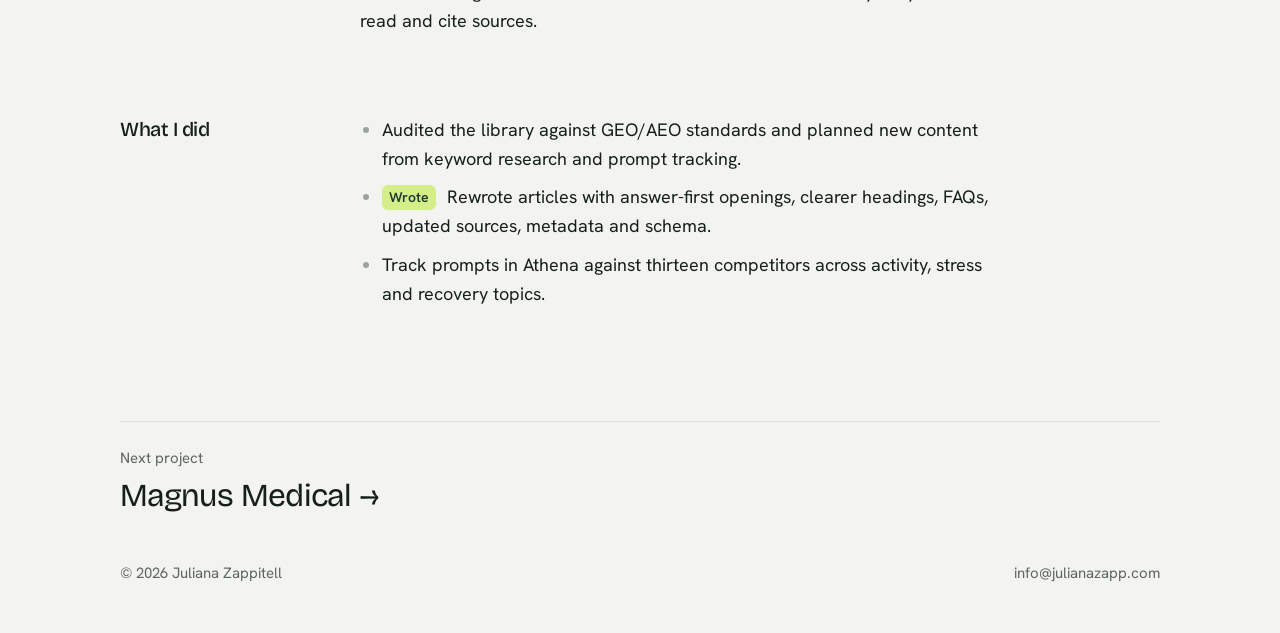
<file: work/oura.html>
<!doctype html>
<html lang="en">
<head>
  <meta charset="utf-8">
  <script>document.documentElement.classList.add("js")</script>
  <meta name="viewport" content="width=device-width, initial-scale=1">
  <title>Oura — Juliana Zappitell</title>
  <meta name="description" content="Case study: rebuilding Oura's health content library for AI search.">
  <meta property="og:type" content="website">
  <meta property="og:site_name" content="Juliana Zappitell">
  <meta property="og:title" content="Oura — Juliana Zappitell">
  <meta property="og:description" content="Case study: rebuilding Oura's health content library for AI search.">
  <meta property="og:url" content="https://juliana-portfolio-claude.vercel.app/work/oura.html">
  <meta property="og:image" content="https://juliana-portfolio-claude.vercel.app/assets/og.jpg">
  <meta property="og:image:width" content="1200">
  <meta property="og:image:height" content="630">
  <meta property="og:image:alt" content="Juliana Zappitell, marketing for health and wellness brands: content strategy, writing and SEO/GEO">
  <meta name="twitter:card" content="summary_large_image">
  <link rel="icon" type="image/png" href="../assets/icon.png">
  <link rel="apple-touch-icon" href="../assets/apple-touch-icon.png">
  <link rel="preconnect" href="https://fonts.googleapis.com">
  <link rel="preconnect" href="https://fonts.gstatic.com" crossorigin>
  <link href="https://fonts.googleapis.com/css2?family=Bricolage+Grotesque:opsz,wght@12..96,400..600&family=Hanken+Grotesk:wght@400;500;600&display=swap" rel="stylesheet">
  <link rel="stylesheet" href="../assets/styles.css">
  <script src="../assets/motion.js" defer></script>
</head>
<body>

<header class="site-header">
  <div class="wrap">
    <a class="brand" href="../index.html">Juliana Zappitell</a>
    <nav class="nav" aria-label="Main">
      <a href="../index.html#clients" aria-current="page">Clients</a>
      <a href="../index.html#services">Services</a>
      <a href="../index.html#about">About</a>
      <a href="../index.html#contact">Contact</a>
    </nav>
  </div>
</header>

<main class="wrap">
  <a class="back" href="../index.html#clients">← All clients</a>

  <section class="case-head">
    <h1>Oura</h1>
    <p>Rebuilding an established health content library so AI assistants can find, understand and cite it.</p>
    <dl class="meta">
      <div><dt>Role</dt><dd>Health Content Contractor</dd></div>
      <div><dt>Contribution</dt><dd>Strategy and writing</dd></div>
      <div><dt>Industry</dt><dd>Consumer health technology</dd></div>
    </dl>
  </section>

  <section class="results" aria-labelledby="results-title">
    <h2 id="results-title">Early results</h2>
    <div class="results-grid">
      <div class="result-item"><strong>26</strong><span>articles rewritten</span></div>
      <div class="result-item"><strong>0→30</strong><span>AI citations in two weeks for one new article</span></div>
      <div class="result-item"><strong>5x</strong><span>more citations on a rewritten article</span></div>
    </div>
    <p class="results-note">Rewrites went live in September 2026. AI-search results take 60–90 days to read, so overall results will be added after that window. <span class="ph">[Overall results to add]</span></p>
  </section>

  <div class="media wide crop-ring">
    <img src="../assets/images/oura.jpg" alt="Gold Oura smart ring on an off-white background" onerror="this.remove()">
    <span>Image: Oura</span>
  </div>

  <section class="case-body">
    <h2>Context</h2>
    <div class="content">
      <p>Oura’s health content library already performed in traditional search, but it wasn’t built for AI tools like ChatGPT and Google AI Overviews. The work: rewrite existing articles and create new ones structured the way AI systems read and cite sources.</p>
    </div>
  </section>

  <section class="case-body">
    <h2>What I did</h2>
    <div class="content">
      <ul>
        <li>Audited the library against GEO/AEO standards and planned new content from keyword research and prompt tracking.</li>
        <li><span class="tag">Wrote</span> Rewrote articles with answer-first openings, clearer headings, FAQs, updated sources, metadata and schema.</li>
        <li>Track prompts in Athena against thirteen competitors across activity, stress and recovery topics.</li>
      </ul>
    </div>
  </section>


  <a class="next" href="magnus-medical.html">
    <small>Next project</small>
    <span>Magnus Medical</span>
  </a>
</main>

<footer class="site-footer">
  <div class="wrap">
    <span>© 2026 Juliana Zappitell</span>
    <a href="mailto:info@julianazapp.com">info@julianazapp.com</a>
  </div>
</footer>

</body>
</html>
</file>
<file: assets/styles.css>
/* Juliana Zappitell — portfolio (Claude version)
   Quiet grey canvas, image-led project cards, one deep green accent. */

:root {
  --bg: #f3f3f0;
  --card: #ffffff;
  --ink: #15201b;
  --muted: #5d6762;
  --line: #dfe0db;
  --green: #1c3a2f;
  --green-2: #24493b;
  --on-green: #eef3ee;
  --on-green-muted: #b9c8bf;
  --lime: #d4ee8a;
  --media: #e3e5df;

  --radius: 20px;
  --gutter: clamp(16px, 4vw, 40px);
  --max: 1120px;

  --font-head: "Bricolage Grotesque", "Hanken Grotesk", system-ui, sans-serif;
  --font-body: "Hanken Grotesk", system-ui, -apple-system, sans-serif;
}

*, *::before, *::after { box-sizing: border-box; }

html {
  -webkit-text-size-adjust: 100%;
  scroll-behavior: smooth;
  scroll-padding-top: 88px;
}

body {
  margin: 0;
  background: var(--bg);
  color: var(--ink);
  font-family: var(--font-body);
  font-size: 1.0625rem;
  line-height: 1.6;
  -webkit-font-smoothing: antialiased;
}

@media (min-width: 900px) {
  body { font-size: 1.125rem; }
}

img { max-width: 100%; display: block; }

a { color: inherit; text-underline-offset: 0.2em; text-decoration-thickness: 1px; }

:focus-visible { outline: 2px solid var(--green); outline-offset: 3px; border-radius: 6px; }

h1, h2, h3 {
  font-family: var(--font-head);
  font-weight: 500;
  letter-spacing: -0.025em;
  line-height: 1.12;
  margin: 0;
  text-wrap: balance;
}

p { margin: 0; text-wrap: pretty; }

.wrap { max-width: var(--max); margin: 0 auto; padding: 0 var(--gutter); }

.muted { color: var(--muted); }

/* ---------- Header ---------- */

.site-header {
  position: sticky;
  top: 0;
  z-index: 10;
  background: color-mix(in srgb, var(--bg) 90%, transparent);
  backdrop-filter: blur(12px);
  -webkit-backdrop-filter: blur(12px);
}

.site-header .wrap {
  display: flex;
  align-items: center;
  justify-content: space-between;
  gap: 16px;
  min-height: 72px;
}

.brand {
  font-family: var(--font-head);
  font-weight: 600;
  font-size: 1.125rem;
  letter-spacing: -0.02em;
  text-decoration: none;
  white-space: nowrap;
}

.nav { display: flex; gap: 28px; }

.nav a {
  text-decoration: none;
  font-size: 1rem;
  color: var(--muted);
  transition: color 0.15s ease;
}

.nav a:hover,
.nav a[aria-current="page"] { color: var(--ink); }

@media (max-width: 640px) {
  html { scroll-padding-top: 112px; }
  .site-header .wrap { flex-direction: column; align-items: stretch; gap: 6px; padding-top: 12px; padding-bottom: 12px; min-height: 0; }
  .nav { justify-content: space-between; gap: 0; }
}

/* ---------- Buttons ---------- */

.btn {
  display: inline-flex;
  align-items: center;
  gap: 8px;
  min-height: 48px;
  padding: 0 22px;
  border-radius: 999px;
  font-weight: 500;
  font-size: 1rem;
  text-decoration: none;
  transition: transform 0.15s ease, background-color 0.15s ease;
}

.btn:active { transform: scale(0.98); }
.btn-dark { background: var(--green); color: var(--on-green); }
.btn-dark:hover { background: var(--green-2); }
.btn-lime { background: var(--lime); color: var(--green); }
.btn-lime:hover { background: #c8e676; }

.text-link { font-weight: 500; }

/* Placeholder for info Juliana still needs to supply */
.ph {
  padding: 1px 6px;
  border-radius: 6px;
  border: 1px dashed #b4bab2;
  color: var(--muted);
  font-style: italic;
}

/* ---------- Image slots ----------
   Drop a file at the img's src path and it replaces the label.
   If the file is missing, the img removes itself and the label shows. */

.media {
  position: relative;
  overflow: hidden;
  border-radius: var(--radius);
  background: var(--media);
  aspect-ratio: 4 / 3;
  display: grid;
  place-items: center;
}

.media.wide { aspect-ratio: 16 / 9; }
.media.portrait { aspect-ratio: 4 / 5; }

.media > span {
  color: var(--muted);
  font-size: 0.9375rem;
}

.media img {
  position: absolute;
  inset: 0;
  width: 100%;
  height: 100%;
  object-fit: cover;
  transition: transform 0.5s cubic-bezier(0.2, 0.7, 0.2, 1);
}

/* ---------- Sections ---------- */

main { padding-bottom: 24px; }

.section { padding: clamp(72px, 10vw, 128px) 0 0; }

.section > .wrap > h2,
.section-title {
  font-size: clamp(1.75rem, 1.4rem + 1.2vw, 2.25rem);
  margin-bottom: clamp(24px, 4vw, 40px);
}

/* ---------- Intro ---------- */

.intro { padding: clamp(72px, 13vw, 168px) 0 clamp(8px, 3vw, 32px); }

.intro-center { text-align: center; }

.intro h1 {
  font-size: clamp(2.25rem, 1.5rem + 3.2vw, 4.25rem);
  line-height: 1.08;
  max-width: 21ch;
  margin: 0 auto;
}

.intro .br-phone { display: none; }

@media (max-width: 560px) {
  .intro h1 { font-size: clamp(2rem, 1.2rem + 3.6vw, 2.5rem); }
  .intro .br-phone { display: inline; }
}

/* Small rounded photo set inline in the headline */
.intro .face {
  display: inline-block;
  width: 1.9em;
  height: 1em;
  margin: 0 0.06em;
  border-radius: 999px;
  overflow: hidden;
  vertical-align: -0.14em;
  background: var(--media);
}
.intro .face img { width: 100%; height: 100%; object-fit: cover; object-position: 50% 40%; }

.intro p {
  margin: 24px auto 0;
  max-width: 52ch;
  color: var(--muted);
  font-size: clamp(1.0625rem, 1rem + 0.35vw, 1.25rem);
}

.intro .actions { display: flex; flex-wrap: wrap; justify-content: center; align-items: center; gap: 12px 24px; margin-top: 36px; }

/* ---------- Work ---------- */

.work-grid {
  display: grid;
  grid-template-columns: repeat(2, 1fr);
  gap: clamp(40px, 5vw, 56px) clamp(16px, 3vw, 28px);
}

.project { text-decoration: none; display: block; }
.project.featured { grid-column: 1 / -1; }

.project .info { padding-top: 16px; }

.project h3 { font-size: 1.375rem; }
.project.featured h3 { font-size: clamp(1.5rem, 1.25rem + 1vw, 2rem); }
.project .info p { margin-top: 4px; color: var(--muted); }

.project:hover h3 { text-decoration: underline; text-decoration-thickness: 1px; text-underline-offset: 0.18em; }

@media (max-width: 700px) {
  .work-grid { grid-template-columns: 1fr; }
  .project.featured .media { aspect-ratio: 4 / 3; }
}

/* ---------- Services ---------- */

.services { border-top: 1px solid var(--line); }

.service {
  display: grid;
  grid-template-columns: minmax(200px, 1fr) 2fr;
  gap: 8px 32px;
  padding: 24px 0;
  border-bottom: 1px solid var(--line);
}

.service h3 { font-size: 1.25rem; }
.service p { color: var(--muted); max-width: 56ch; }

@media (max-width: 700px) {
  .service { grid-template-columns: 1fr; }
}

/* ---------- About ---------- */

.about {
  display: grid;
  grid-template-columns: 0.8fr 1.2fr;
  gap: clamp(28px, 5vw, 72px);
  align-items: center;
}

.about-body h2 { font-size: clamp(1.75rem, 1.4rem + 1.2vw, 2.25rem); }
.about-body p { margin-top: 18px; color: var(--muted); max-width: 54ch; }
.about-body p.lede { color: var(--ink); font-size: clamp(1.125rem, 1.05rem + 0.3vw, 1.3125rem); }
.about-body .text-link { display: inline-block; margin-top: 24px; }

@media (max-width: 760px) {
  .about { grid-template-columns: 1fr; }
  .about .media { max-width: 320px; }
}

/* ---------- Contact ---------- */

.contact {
  background: var(--green);
  color: var(--on-green);
  border-radius: 28px;
  padding: clamp(36px, 7vw, 80px);
  text-align: center;
}

.contact h2 { font-size: clamp(1.875rem, 1.45rem + 1.8vw, 2.75rem); }
.contact p { margin: 16px auto 0; color: var(--on-green-muted); max-width: 42ch; }
.contact .actions { display: flex; flex-wrap: wrap; justify-content: center; align-items: center; gap: 16px 28px; margin-top: 32px; }
.contact .text-link { color: var(--on-green); }

/* ---------- Footer ---------- */

.site-footer { padding: 40px 0 48px; color: var(--muted); font-size: 0.9375rem; }
.site-footer .wrap { display: flex; flex-wrap: wrap; justify-content: space-between; gap: 12px; }
.site-footer a { text-decoration: none; }
.site-footer a:hover { text-decoration: underline; }

/* ---------- Case study pages ---------- */

.back {
  display: inline-block;
  margin: 20px 0 0;
  color: var(--muted);
  text-decoration: none;
  font-size: 1rem;
}
.back:hover { color: var(--ink); }

.case-head { padding: clamp(32px, 6vw, 64px) 0 clamp(28px, 4vw, 40px); }
.case-head h1 { font-size: clamp(2.125rem, 1.5rem + 2.4vw, 3.25rem); }
.case-head p { margin-top: 14px; max-width: 56ch; color: var(--muted); font-size: clamp(1.0625rem, 1rem + 0.3vw, 1.25rem); }

.meta {
  display: grid;
  grid-template-columns: repeat(3, 1fr);
  gap: 20px;
  margin: 28px 0 0;
  padding-top: 20px;
  border-top: 1px solid var(--line);
}

.meta dt { font-size: 0.9375rem; color: var(--muted); }
.meta dd { margin: 2px 0 0; font-weight: 500; }

@media (max-width: 640px) {
  .meta { grid-template-columns: 1fr 1fr; gap: 14px 16px; margin-top: 22px; padding-top: 16px; }
  .meta dd { font-size: 1rem; }
}

.case-body {
  display: grid;
  grid-template-columns: 200px 1fr;
  gap: 12px 40px;
  padding-top: clamp(48px, 7vw, 80px);
}

.case-body > h2 { font-size: 1.25rem; padding-top: 2px; }
.case-body > .content { max-width: 64ch; }
.case-body > .content > * + * { margin-top: 16px; }

@media (max-width: 760px) {
  .case-body { grid-template-columns: 1fr; }
}

.case-body ul { margin: 0; padding-left: 1.2em; }
.case-body li + li { margin-top: 10px; }
.case-body li::marker { color: #9aa59e; }

/* "Wrote" / "Edited" label in front of a line */
.tag {
  display: inline-block;
  margin-right: 6px;
  font-size: 0.875rem;
  font-weight: 600;
  color: var(--green);
  background: var(--lime);
  border-radius: 6px;
  padding: 1px 7px;
  vertical-align: 0.08em;
}
.tag.edited { background: transparent; box-shadow: inset 0 0 0 1.5px var(--green); }

.stats {
  display: grid;
  grid-template-columns: repeat(auto-fit, minmax(150px, 1fr));
  gap: 20px;
}

.stat strong {
  display: block;
  font-family: var(--font-head);
  font-weight: 500;
  font-size: clamp(1.75rem, 1.4rem + 1vw, 2.25rem);
  letter-spacing: -0.03em;
  color: var(--green);
  line-height: 1.1;
}
.stat span { display: block; margin-top: 4px; color: var(--muted); font-size: 0.9375rem; line-height: 1.45; }

.source { color: var(--muted); font-size: 0.9375rem; }

.pieces { list-style: none; padding: 0 !important; }
.pieces li { padding: 14px 0; border-top: 1px solid var(--line); margin: 0 !important; }
.pieces li:last-child { border-bottom: 1px solid var(--line); }

blockquote {
  margin: 0;
  padding-left: 20px;
  border-left: 2px solid var(--lime);
  font-size: 1.125rem;
}
blockquote + .source { margin-top: 10px; }

.next {
  display: block;
  margin-top: clamp(64px, 9vw, 112px);
  padding-top: 24px;
  border-top: 1px solid var(--line);
  text-decoration: none;
}
.next small { display: block; color: var(--muted); font-size: 0.9375rem; }
.next span { font-family: var(--font-head); font-size: clamp(1.5rem, 1.2rem + 1vw, 2rem); letter-spacing: -0.02em; }
.next:hover span { text-decoration: underline; text-decoration-thickness: 1px; text-underline-offset: 0.18em; }

@media (prefers-reduced-motion: reduce) {
  html { scroll-behavior: auto; }
  * { transition: none !important; }
}

/* Crop tall product shots so the subject fills the frame like the other cards. */
.media.crop-ring img { object-position: 50% 46%; }

/* Show the whole image on a matching backdrop (used where a crop would cut the product). */
.media.fit { background: #f3f3f1; }
.media.fit img { object-fit: contain; }
.media.pos-top img { object-position: 50% 0%; }

/* ---------- Results band (case pages) ---------- */

.case-head { padding-bottom: clamp(24px, 3vw, 32px); }

.results {
  background: var(--green);
  color: var(--on-green);
  border-radius: 28px;
  padding: clamp(28px, 4.5vw, 52px);
  margin-bottom: clamp(16px, 2vw, 24px);
}

.results h2 {
  font-family: var(--font-body);
  font-size: 1rem;
  font-weight: 500;
  letter-spacing: 0;
  color: var(--lime);
  margin-bottom: clamp(20px, 3vw, 32px);
}

.results-grid {
  display: grid;
  grid-template-columns: repeat(auto-fit, minmax(170px, 1fr));
  gap: 28px 0;
}

.result-item {
  padding: 0 clamp(16px, 2.5vw, 32px);
  border-left: 1px solid rgba(238, 243, 238, 0.16);
}
.result-item:first-child { padding-left: 0; border-left: 0; }

.result-item strong {
  display: block;
  font-family: var(--font-head);
  font-weight: 500;
  font-size: clamp(2.5rem, 1.8rem + 2.6vw, 4rem);
  line-height: 1;
  letter-spacing: -0.035em;
  color: var(--lime);
  white-space: nowrap;
}

.result-item span {
  display: block;
  margin-top: 12px;
  color: var(--on-green);
  font-size: 1rem;
  line-height: 1.45;
  max-width: 22ch;
}

.results-note {
  margin-top: clamp(24px, 3vw, 36px);
  padding-top: 18px;
  border-top: 1px solid rgba(238, 243, 238, 0.16);
  color: var(--on-green-muted);
  font-size: 0.9375rem;
}
.results .ph { border-color: rgba(238, 243, 238, 0.4); color: var(--on-green-muted); }

@media (max-width: 640px) {
  .results-grid { grid-template-columns: 1fr 1fr; }
  .result-item,
  .result-item:first-child { padding: 0 12px 0 0; border-left: 0; }
}

/* ---------- Motion ---------- */

:root { --ease-out: cubic-bezier(0.22, 1, 0.36, 1); }

/* Scroll reveals (the "js" class is set in each page's <head>, so pages
   without JavaScript simply show everything) */
.js .reveal {
  opacity: 0;
  transform: translateY(20px);
  transition:
    opacity 0.8s var(--ease-out),
    transform 0.8s var(--ease-out);
  transition-delay: var(--d, 0ms);
}

.js .reveal.in { opacity: 1; transform: none; }

/* Case-page hero images settle in from a slight zoom */
.js main > .media.reveal { transform: none; }
.js main > .media.reveal img { transform: scale(1.06); transition: transform 1.4s var(--ease-out); }
.js main > .media.reveal.in img { transform: none; }

/* The headline photo opens up after the words appear */
.js .intro h1.reveal .face { width: 0; margin: 0; transition: width 0.9s var(--ease-out) 0.35s, margin 0.9s var(--ease-out) 0.35s; }
.js .intro h1.reveal.in .face { width: 1.9em; margin: 0 0.06em; }

/* Card images: slow, soft zoom on hover */
.project .media img { transition: transform 0.9s var(--ease-out); }
.project:hover .media img { transform: scale(1.04); }

/* Text links: underline that draws in from the left */
.nav a,
.text-link,
.back {
  text-decoration: none;
  background-image: linear-gradient(currentColor, currentColor);
  background-repeat: no-repeat;
  background-position: 0 100%;
  background-size: 0% 1px;
  transition: background-size 0.35s var(--ease-out), color 0.15s ease;
}
.text-link { background-size: 100% 1px; }
.nav a:hover,
.back:hover { background-size: 100% 1px; }
.text-link:hover { background-size: 0% 1px; background-position: 100% 100%; }

/* Buttons lift a touch on hover */
.btn { transition: transform 0.25s var(--ease-out), background-color 0.2s ease, box-shadow 0.25s var(--ease-out); }
.btn:hover { transform: translateY(-2px); box-shadow: 0 8px 20px -12px rgba(21, 32, 27, 0.5); }
.btn:active { transform: translateY(0) scale(0.98); box-shadow: none; }

/* "Next project" arrow nudges forward */
.next span::after { content: "→"; display: inline-block; margin-left: 0.3em; transition: transform 0.35s var(--ease-out); }
.next:hover span::after { transform: translateX(6px); }

/* Crossfade between pages in browsers that support it */
@view-transition { navigation: auto; }
::view-transition-old(root),
::view-transition-new(root) { animation-duration: 0.35s; }

@media (prefers-reduced-motion: reduce) {
  .js .reveal,
  .js main > .media.reveal img { opacity: 1; transform: none; }
  .js .intro h1.reveal .face { width: 1.9em; margin: 0 0.06em; }
  .project:hover .media img,
  .btn:hover { transform: none; }
  @view-transition { navigation: none; }
}


/* ---------- Phone refinements ---------- */

/* Faint edge so light images (Oura, Memory Air) still read as cards */
.media::after {
  content: "";
  position: absolute;
  inset: 0;
  border-radius: inherit;
  box-shadow: inset 0 0 0 1px rgba(21, 32, 27, 0.07);
  pointer-events: none;
}

@media (max-width: 640px) {
  /* Header scrolls away instead of covering the screen */
  .site-header { position: static; backdrop-filter: none; -webkit-backdrop-filter: none; }
  html { scroll-padding-top: 16px; }

  /* Meta as tidy label / value rows */
  .meta { grid-template-columns: 1fr; gap: 0; padding-top: 4px; }
  .meta > div {
    display: grid;
    grid-template-columns: 112px 1fr;
    gap: 12px;
    padding: 10px 0;
    border-bottom: 1px solid var(--line);
  }
  .meta > div:last-child { border-bottom: 0; }
  .meta dt { margin: 0; }
  .meta dd { margin: 0; font-size: 1rem; }

  /* Results stacked: number left, label right */
  .results-grid { grid-template-columns: 1fr; gap: 0; }
  .result-item,
  .result-item:first-child {
    display: grid;
    grid-template-columns: 112px 1fr;
    gap: 12px;
    align-items: center;
    padding: 16px 0;
    border-left: 0;
    border-top: 1px solid rgba(238, 243, 238, 0.16);
  }
  .result-item:first-child { border-top: 0; padding-top: 0; }
  .result-item strong { font-size: 2.25rem; }
  .result-item span { margin-top: 0; max-width: none; }
  .results h2 { margin-bottom: 18px; }
  .results-note { margin-top: 8px; }

  /* About photo full width, square */
  .about .media { max-width: none; aspect-ratio: 1 / 1; }
  .about .media img { object-position: 50% 20%; }
}
</file>
